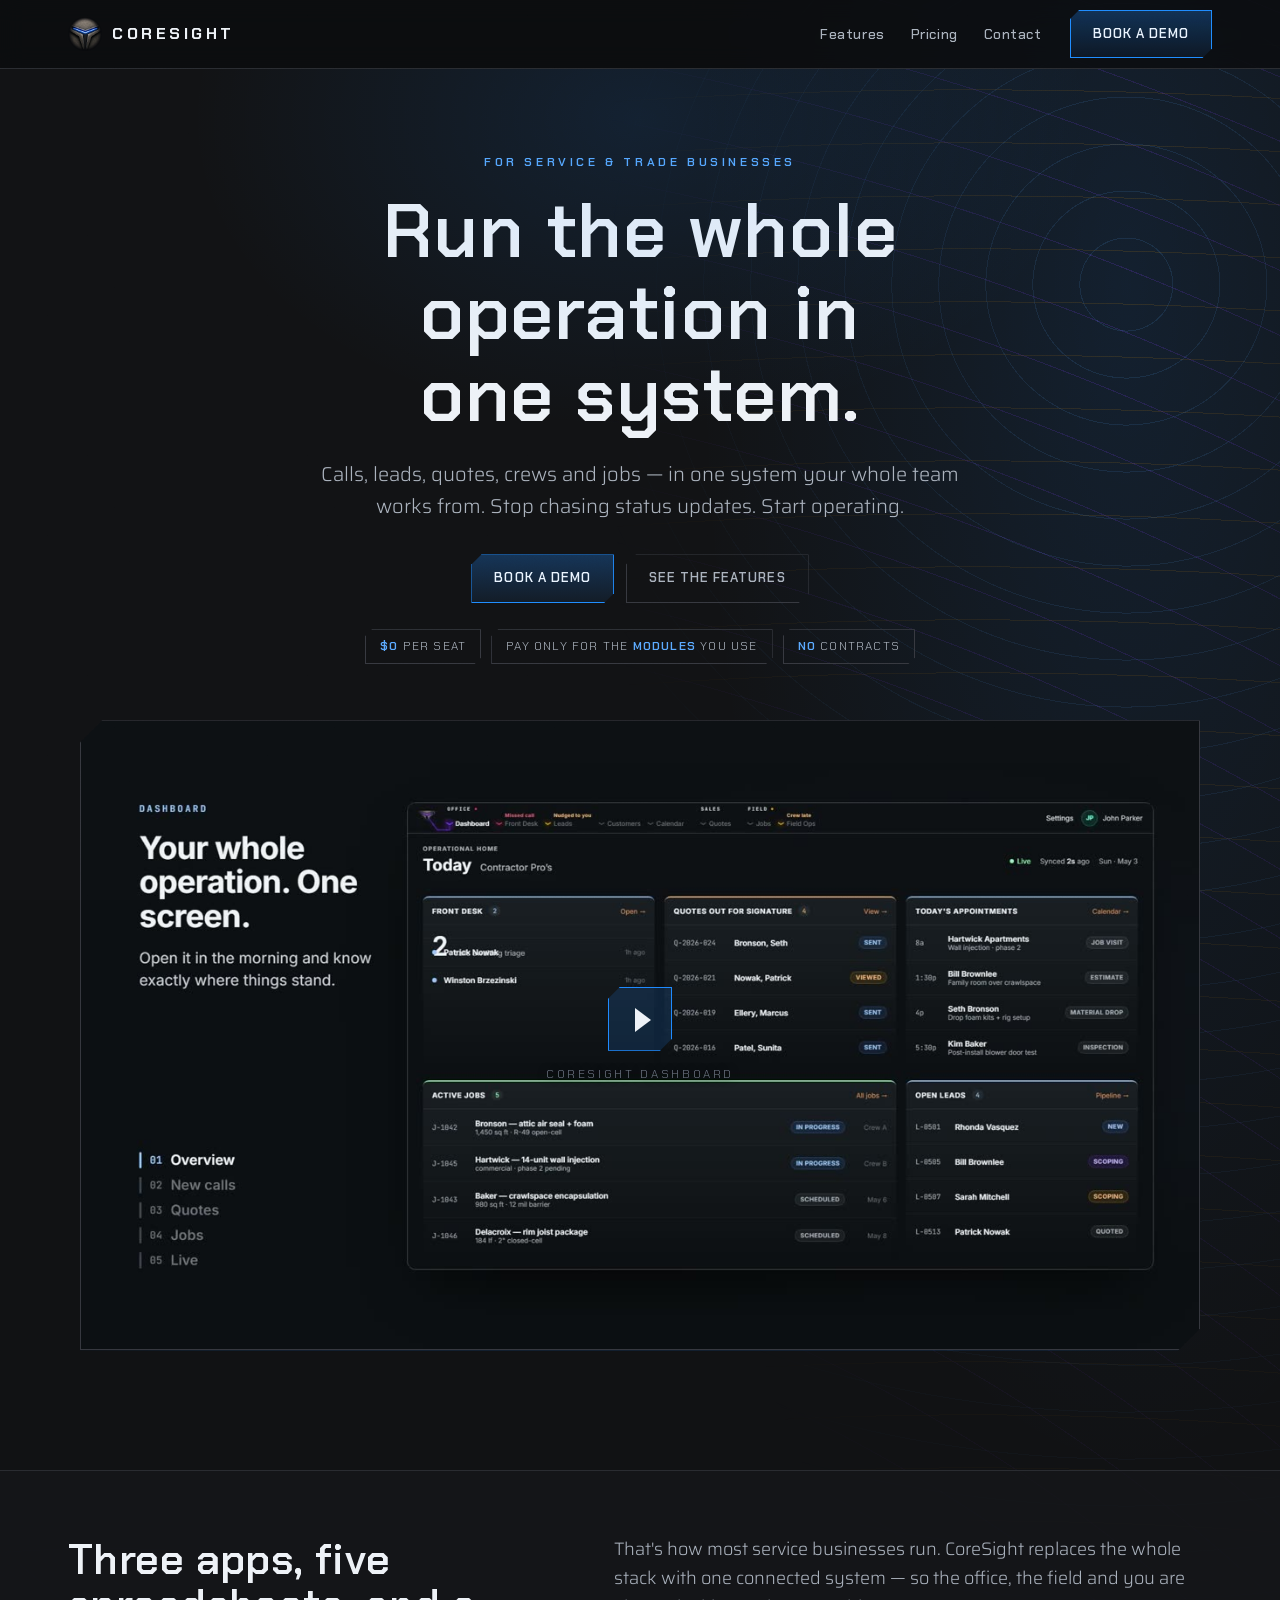
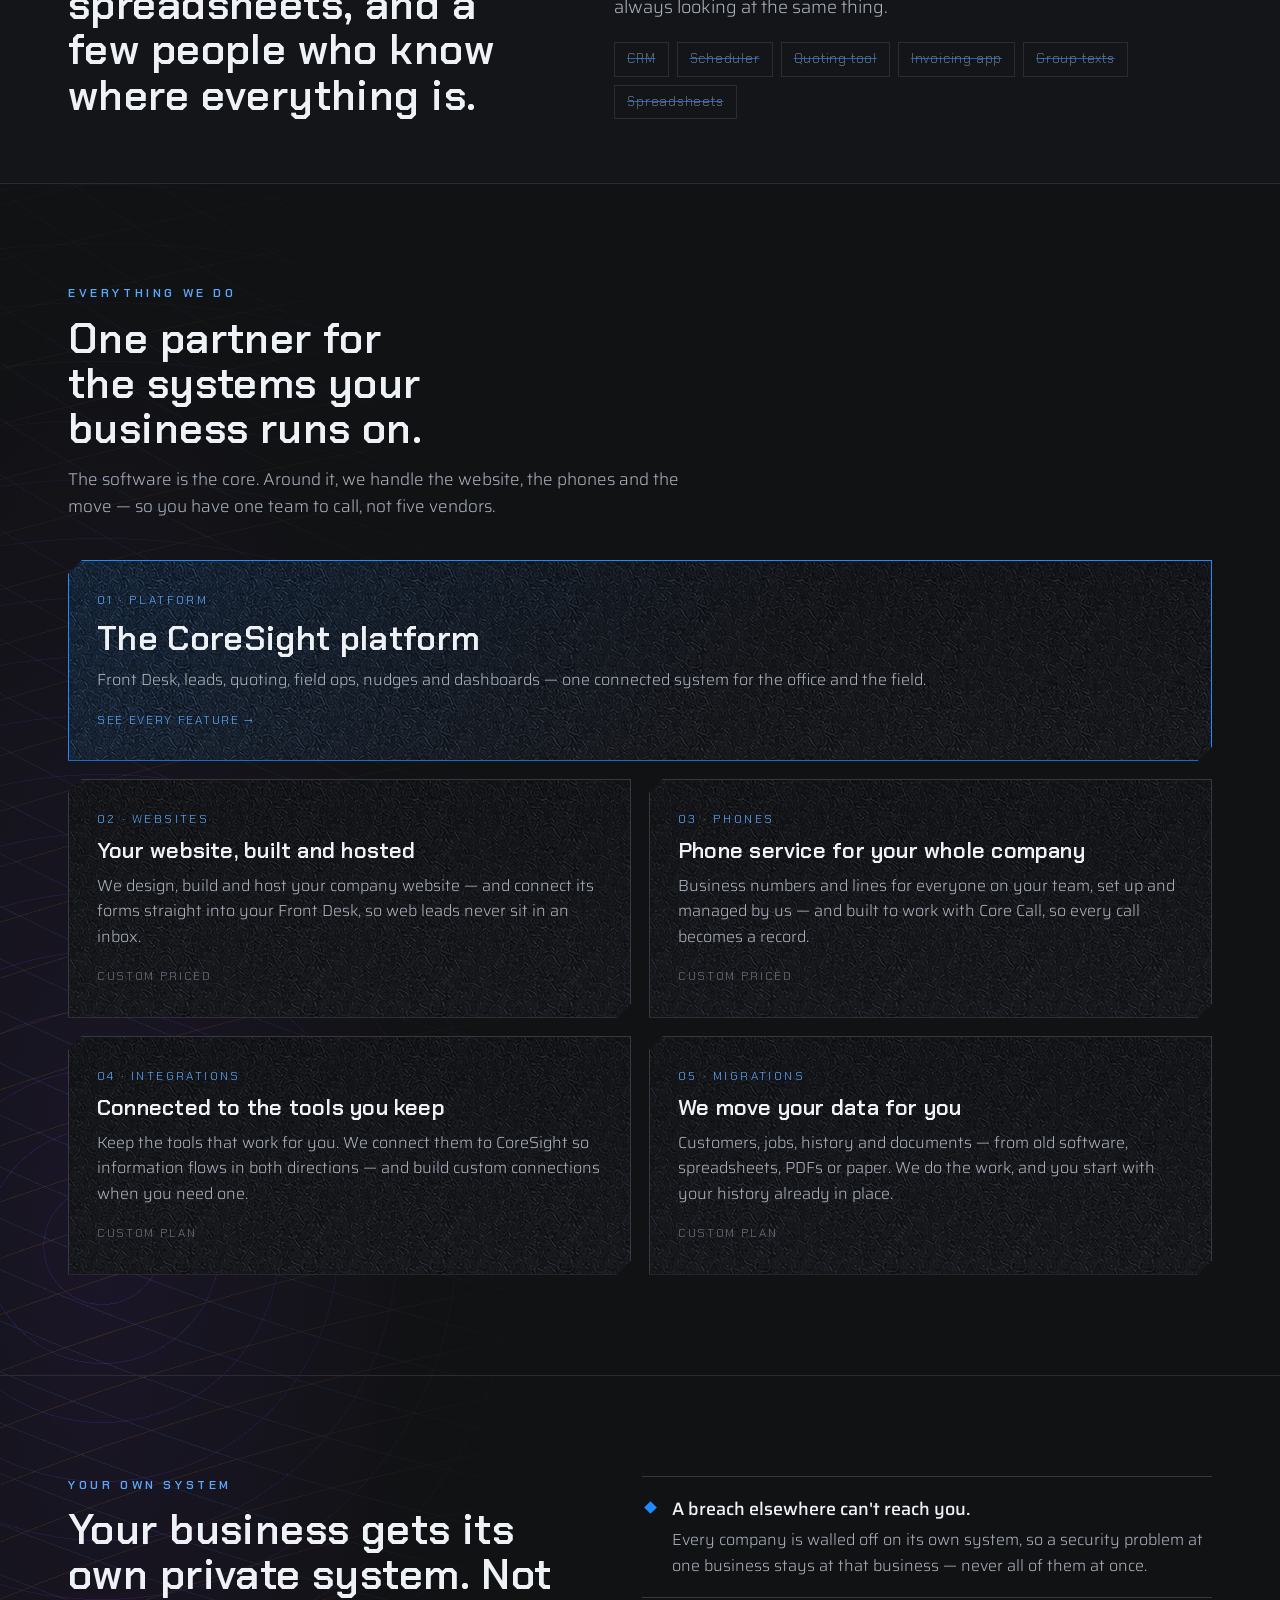
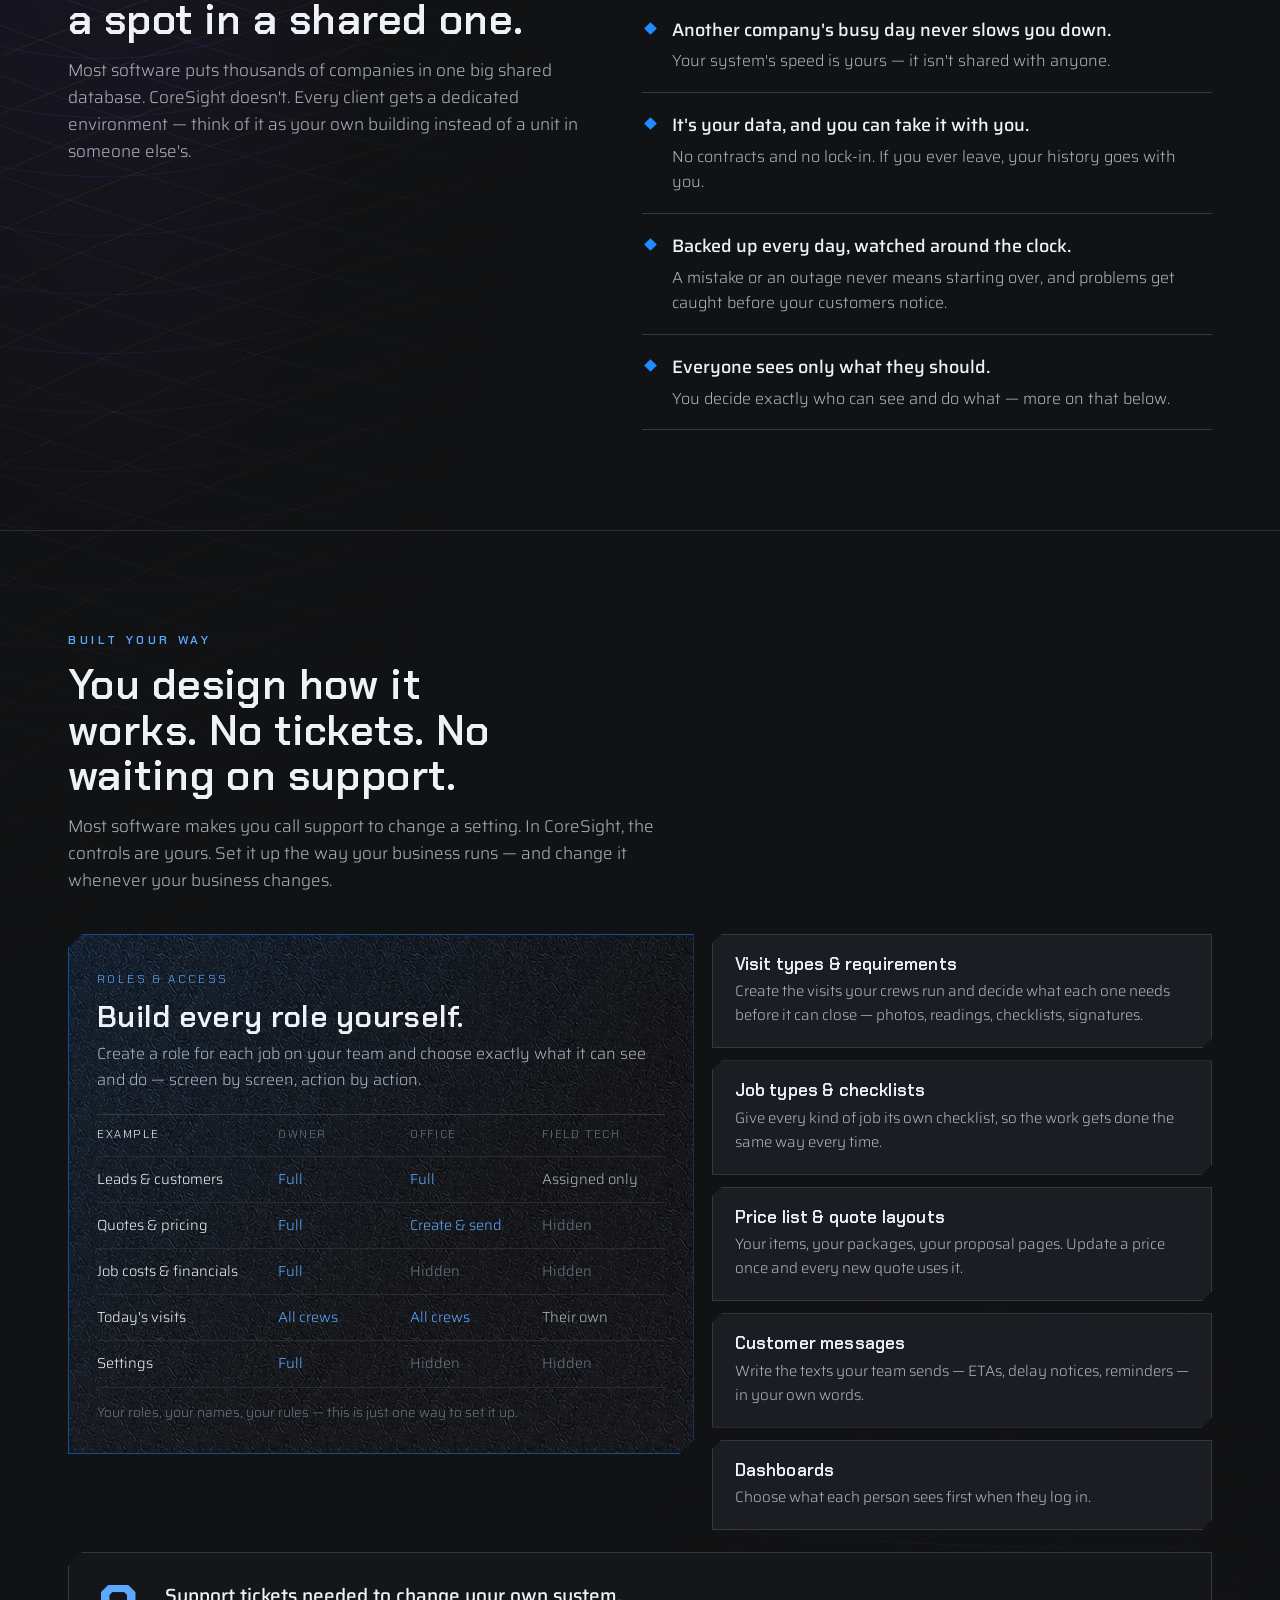
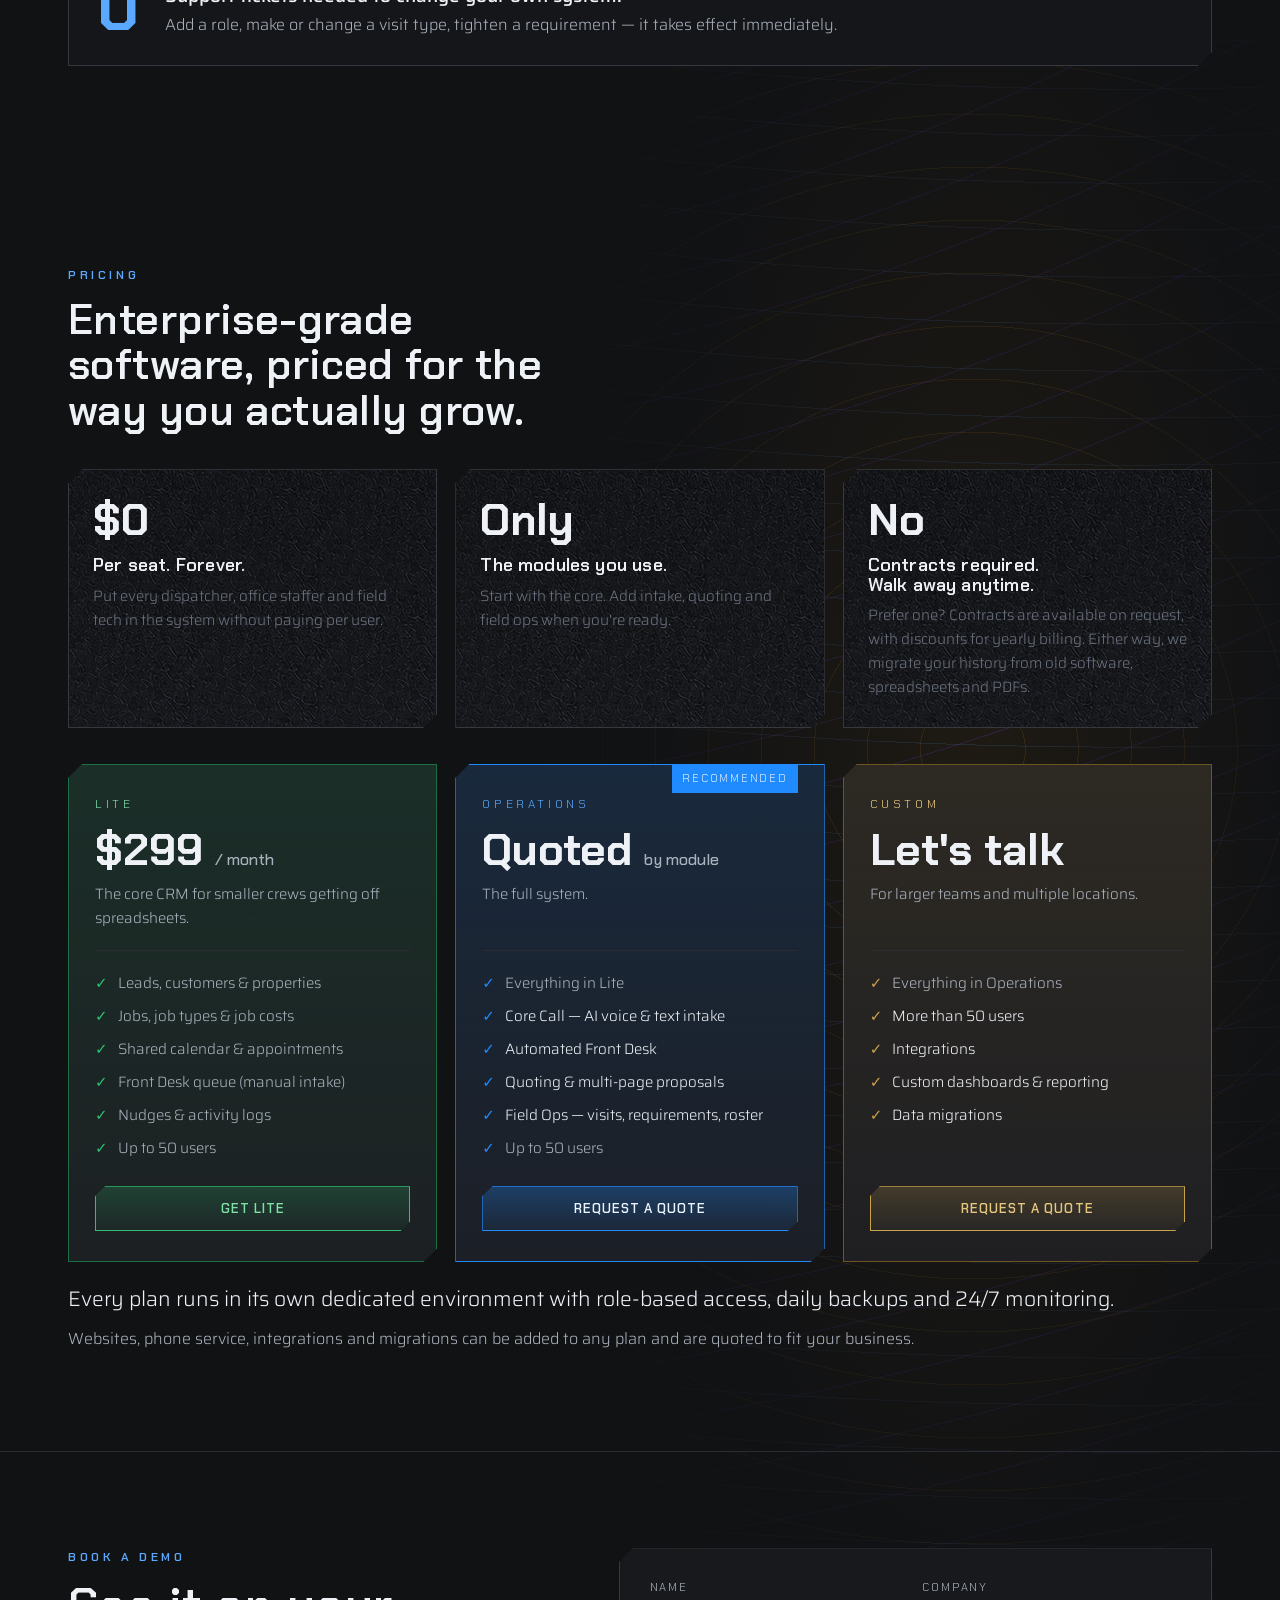
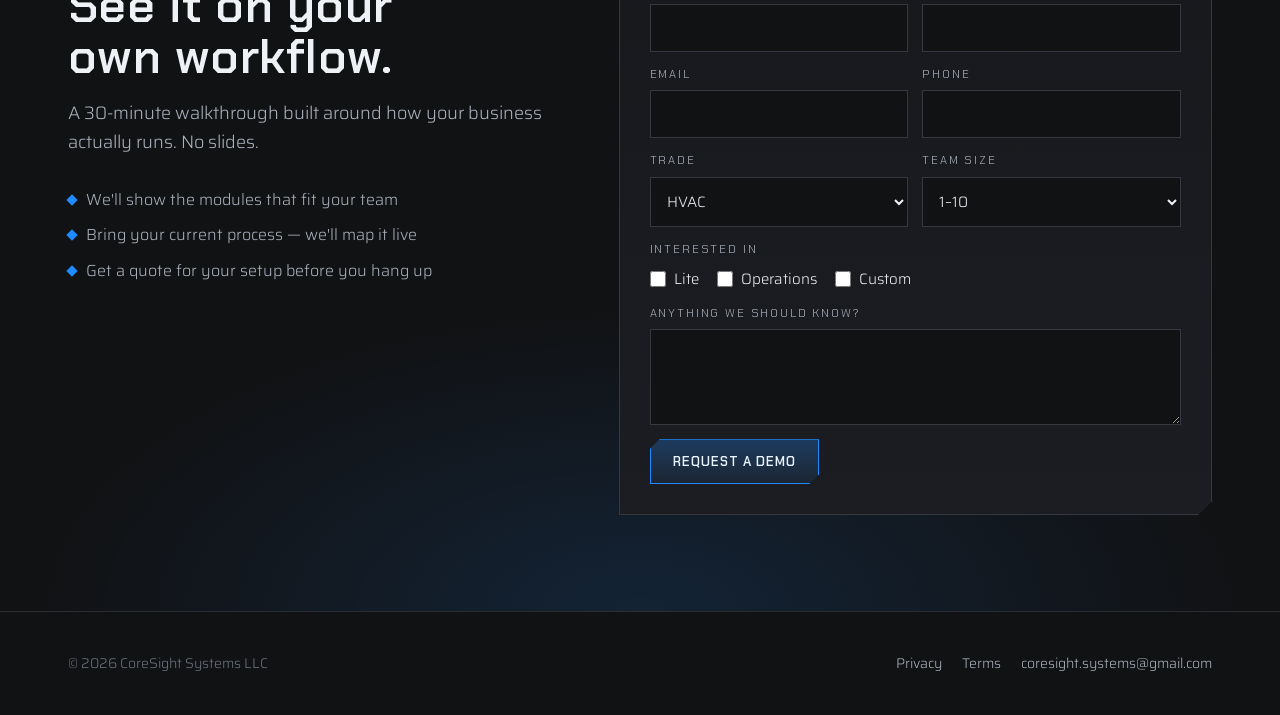
<file: index.html>
<!DOCTYPE html>
<html lang="en">
<head>
<meta charset="utf-8" />
<meta name="viewport" content="width=device-width, initial-scale=1" />
<title>CoreSight — Run the whole operation in one system</title>
<meta name="description" content="Calls, leads, quotes, crews and jobs in one system your whole team works from. $0 per seat, only the modules you use, no contracts required." />
<link rel="icon" type="image/png" href="assets/coresight_emblem.png" />
<link rel="canonical" href="https://coresight.systems/" />
<meta property="og:type" content="website" /><meta property="og:site_name" content="CoreSight" />
<meta property="og:title" content="CoreSight — Run the whole operation in one system" /><meta property="og:description" content="Calls, leads, quotes, crews and jobs in one system your whole team works from. $0 per seat, only the modules you use, no contracts required." />
<meta property="og:url" content="https://coresight.systems/" /><meta property="og:image" content="https://coresight.systems/assets/video/dashboard.jpg" />
<meta name="twitter:card" content="summary_large_image" />
<link rel="preconnect" href="https://fonts.googleapis.com" /><link rel="preconnect" href="https://fonts.gstatic.com" crossorigin />
<link rel="preload" as="style" href="https://fonts.googleapis.com/css2?family=Chakra+Petch:wght@500;600;700&family=Saira:wght@300;400;500;600&display=swap" onload="this.onload=null;this.rel='stylesheet'" /><noscript><link href="https://fonts.googleapis.com/css2?family=Chakra+Petch:wght@500;600;700&family=Saira:wght@300;400;500;600&display=swap" rel="stylesheet" /></noscript>
<link rel="preload" as="image" href="assets/video/dashboard.jpg" fetchpriority="high" />
<link rel="stylesheet" href="site.css?v=7" />
<link rel="stylesheet" href="bg-e.css?v=5" />
</head>
<body>
<div class="contours" aria-hidden="true"><i class="g1"></i><i class="g2"></i><i class="g3"></i><i class="r1"></i><i class="r2"></i><i class="r3"></i></div>
<header><div class="wrap nav">
<a class="brand" href="/"><img src="assets/coresight_emblem.png" alt="" />CORESIGHT</a>
<nav><a href="/features.html">Features</a><a href="#pricing">Pricing</a><a href="#demo">Contact</a><a class="btn" href="#demo">Book a demo</a></nav>
<a class="btn" href="#demo">Book a demo</a>
<button class="menu-btn" type="button" aria-label="Menu" aria-expanded="false"><span></span></button>
</div></header>
<main>
<section class="hero"><div class="wrap">
<div class="eyebrow">For service &amp; trade businesses</div>
<h1>Run the whole operation in one system.</h1>
<p class="lede">Calls, leads, quotes, crews and jobs — in one system your whole team works from. Stop chasing status updates. Start operating.</p>
<div class="cta"><a class="btn" href="#demo">Book a demo</a><a class="btn ghost" href="/features.html">See the features</a></div>
<div class="facts"><span><b>$0</b> per seat</span><span>Pay only for the <b>modules</b> you use</span><span><b>No</b> contracts</span></div>
<div class="screen vslot"><video muted playsinline preload="none" poster="assets/video/dashboard.jpg" aria-label="CoreSight dashboard video"><source src="assets/video/dashboard.mp4" type="video/mp4"></video></div>
</div></section>
<section class="stack"><div class="wrap">
<h2>Three apps, five spreadsheets, and a few people who know where everything is.</h2>
<div><p>That's how most service businesses run. CoreSight replaces the whole stack with one connected system — so the office, the field and you are always looking at the same thing.</p>
<div class="chips"><span>CRM</span><span>Scheduler</span><span>Quoting tool</span><span>Invoicing app</span><span>Group texts</span><span>Spreadsheets</span></div></div>
</div></section>
<section class="sec" id="offer"><div class="wrap">
<div class="eyebrow">Everything we do</div>
<h2>One partner for the systems your business runs on.</h2>
<p class="intro">The software is the core. Around it, we handle the website, the phones and the move — so you have one team to call, not five vendors.</p>
<div class="offer">
<a class="of main" href="/features.html"><span class="ofn">01 · Platform</span><h3>The CoreSight platform</h3><p>Front Desk, leads, quoting, field ops, nudges and dashboards — one connected system for the office and the field.</p><span class="oflink">See every feature →</span></a>
<div class="of"><span class="ofn">02 · Websites</span><h3>Your website, built and hosted</h3><p>We design, build and host your company website — and connect its forms straight into your Front Desk, so web leads never sit in an inbox.</p><span class="ofp">Custom priced</span></div>
<div class="of"><span class="ofn">03 · Phones</span><h3>Phone service for your whole company</h3><p>Business numbers and lines for everyone on your team, set up and managed by us — and built to work with Core Call, so every call becomes a record.</p><span class="ofp">Custom priced</span></div>
<div class="of"><span class="ofn">04 · Integrations</span><h3>Connected to the tools you keep</h3><p>Keep the tools that work for you. We connect them to CoreSight so information flows in both directions — and build custom connections when you need one.</p><span class="ofp">Custom plan</span></div>
<div class="of"><span class="ofn">05 · Migrations</span><h3>We move your data for you</h3><p>Customers, jobs, history and documents — from old software, spreadsheets, PDFs or paper. We do the work, and you start with your history already in place.</p><span class="ofp">Custom plan</span></div>
</div>
</div></section>
<section class="sec env" id="environment"><div class="wrap">
<div class="envgrid">
<div><div class="eyebrow">Your own system</div><h2>Your business gets its own private system. Not a spot in a shared one.</h2>
<p class="intro">Most software puts thousands of companies in one big shared database. CoreSight doesn't. Every client gets a dedicated environment — think of it as your own building instead of a unit in someone else's.</p></div>
<ul class="envlist">
<li><b>A breach elsewhere can't reach you.</b>Every company is walled off on its own system, so a security problem at one business stays at that business — never all of them at once.</li>
<li><b>Another company's busy day never slows you down.</b>Your system's speed is yours — it isn't shared with anyone.</li>
<li><b>It's your data, and you can take it with you.</b>No contracts and no lock-in. If you ever leave, your history goes with you.</li>
<li><b>Backed up every day, watched around the clock.</b>A mistake or an outage never means starting over, and problems get caught before your customers notice.</li>
<li><b>Everyone sees only what they should.</b>You decide exactly who can see and do what — more on that below.</li>
</ul>
</div>
</div></section>
<section class="sec" id="yours"><div class="wrap">
<div class="eyebrow">Built your way</div>
<h2>You design how it works. No tickets. No waiting on support.</h2>
<p class="intro">Most software makes you call support to change a setting. In CoreSight, the controls are yours. Set it up the way your business runs — and change it whenever your business changes.</p>
<div class="roles">
<div class="rolecard">
<div class="rc-head"><span class="ofn">Roles &amp; access</span><h3>Build every role yourself.</h3><p>Create a role for each job on your team and choose exactly what it can see and do — screen by screen, action by action.</p></div>
<div class="rc-table" role="table" aria-label="Example roles">
<div class="rc-row hd" role="row"><span role="columnheader">Example</span><span role="columnheader">Owner</span><span role="columnheader">Office</span><span role="columnheader">Field tech</span></div>
<div class="rc-row" role="row"><span role="cell">Leads &amp; customers</span><span class="y" role="cell">Full</span><span class="y" role="cell">Full</span><span class="p" role="cell">Assigned only</span></div>
<div class="rc-row" role="row"><span role="cell">Quotes &amp; pricing</span><span class="y" role="cell">Full</span><span class="y" role="cell">Create &amp; send</span><span class="n" role="cell">Hidden</span></div>
<div class="rc-row" role="row"><span role="cell">Job costs &amp; financials</span><span class="y" role="cell">Full</span><span class="n" role="cell">Hidden</span><span class="n" role="cell">Hidden</span></div>
<div class="rc-row" role="row"><span role="cell">Today's visits</span><span class="y" role="cell">All crews</span><span class="y" role="cell">All crews</span><span class="p" role="cell">Their own</span></div>
<div class="rc-row" role="row"><span role="cell">Settings</span><span class="y" role="cell">Full</span><span class="n" role="cell">Hidden</span><span class="n" role="cell">Hidden</span></div>
</div>
<p class="rc-note">Your roles, your names, your rules — this is just one way to set it up.</p>
</div>
<div class="tunes">
<div class="tune"><h3>Visit types &amp; requirements</h3><p>Create the visits your crews run and decide what each one needs before it can close — photos, readings, checklists, signatures.</p></div>
<div class="tune"><h3>Job types &amp; checklists</h3><p>Give every kind of job its own checklist, so the work gets done the same way every time.</p></div>
<div class="tune"><h3>Price list &amp; quote layouts</h3><p>Your items, your packages, your proposal pages. Update a price once and every new quote uses it.</p></div>
<div class="tune"><h3>Customer messages</h3><p>Write the texts your team sends — ETAs, delay notices, reminders — in your own words.</p></div>
<div class="tune"><h3>Dashboards</h3><p>Choose what each person sees first when they log in.</p></div>
</div>
</div>
<div class="nofix"><span class="nf-big">0</span><p><b>Support tickets needed to change your own system.</b>Add a role, make or change a visit type, tighten a requirement — it takes effect immediately.</p></div>
</div></section>
<section class="switch" id="pricing"><div class="wrap">
<div class="eyebrow">Pricing</div>
<h2 style="font-size:clamp(28px,3.6vw,42px);margin-top:12px;max-width:22ch">Enterprise-grade software, priced for the way you actually grow.</h2>
<div class="grid">
<div class="card"><div class="big">$0</div><h3>Per seat. Forever.</h3><p>Put every dispatcher, office staffer and field tech in the system without paying per user.</p></div>
<div class="card"><div class="big">Only</div><h3>The modules you use.</h3><p>Start with the core. Add intake, quoting and field ops when you're ready.</p></div>
<div class="card"><div class="big">No</div><h3>Contracts required. Walk away anytime.</h3><p>Prefer one? Contracts are available on request, with discounts for yearly billing. Either way, we migrate your history from old software, spreadsheets and PDFs.</p></div>
</div>
<div class="plans">
<div class="pl lite"><div class="tier">Lite</div><div class="amt">$299 <small>/ month</small></div><p class="sub">The core CRM for smaller crews getting off spreadsheets.</p>
<ul><li>Leads, customers &amp; properties</li><li>Jobs, job types &amp; job costs</li><li>Shared calendar &amp; appointments</li><li>Front Desk queue (manual intake)</li><li>Nudges &amp; activity logs</li><li>Up to 50 users</li></ul>
<button class="btn green" type="button" data-open="dlg-lite">Get Lite</button></div>
<div class="pl ops"><span class="flag">Recommended</span><div class="tier">Operations</div><div class="amt">Quoted <small>by module</small></div><p class="sub">The full system.</p>
<ul><li>Everything in Lite</li><li class="plus">Core Call — AI voice &amp; text intake</li><li class="plus">Automated Front Desk</li><li class="plus">Quoting &amp; multi-page proposals</li><li class="plus">Field Ops — visits, requirements, roster</li><li>Up to 50 users</li></ul>
<button class="btn" type="button" data-open="dlg-quote" data-plan="Operations">Request a quote</button></div>
<div class="pl custom"><div class="tier">Custom</div><div class="amt">Let's talk</div><p class="sub">For larger teams and multiple locations.</p>
<ul><li>Everything in Operations</li><li class="plus">More than 50 users</li><li class="plus">Integrations</li><li class="plus">Custom dashboards &amp; reporting</li><li class="plus">Data migrations</li></ul>
<button class="btn brass" type="button" data-open="dlg-quote" data-plan="Custom">Request a quote</button></div>
</div>
<p class="pnote">Every plan runs in its own dedicated environment with role-based access, daily backups and 24/7 monitoring.</p><p class="pnote2">Websites, phone service, integrations and migrations can be added to any plan and are quoted to fit your business.</p>
</div></section>
<section class="final" id="demo"><div class="wrap demo">
<div><div class="eyebrow">Book a demo</div><h2 style="margin-top:12px">See it on your own workflow.</h2><p class="intro">A 30-minute walkthrough built around how your business actually runs. No slides.</p>
<ul><li>We'll show the modules that fit your team</li><li>Bring your current process — we'll map it live</li><li>Get a quote for your setup before you hang up</li></ul></div>
<form class="req" action="https://formsubmit.co/anthony@coresight.systems" method="POST">
<input type="hidden" name="_subject" value="CoreSight — DEMO request" /><input type="hidden" name="_template" value="table" /><input type="hidden" name="_captcha" value="false" /><input type="hidden" name="_next" value="https://coresight.systems/thanks.html" /><input type="text" name="_honey" style="display:none" tabindex="-1" autocomplete="off" />
<label>Name<input name="name" required autocomplete="name" /></label>
<label>Company<input name="company" required autocomplete="organization" /></label>
<label>Email<input type="email" name="email" required autocomplete="email" /></label>
<label>Phone<input type="tel" name="phone" autocomplete="tel" /></label>
<label>Trade<select name="trade"><option>HVAC</option><option>Roofing</option><option>Plumbing</option><option>Insulation</option><option>Electrical</option><option>Other service business</option></select></label>
<label>Team size<select name="team_size"><option>1–10</option><option>11–25</option><option>26–50</option><option>50+</option></select></label>
<fieldset class="full"><legend>Interested in</legend><label><input type="checkbox" name="interest" value="Lite" />Lite</label><label><input type="checkbox" name="interest" value="Operations" />Operations</label><label><input type="checkbox" name="interest" value="Custom" />Custom</label></fieldset>
<label class="full">Anything we should know?<textarea name="message" rows="3"></textarea></label>
<button class="btn full" type="submit">Request a demo</button>
</form>
</div></section>
<script>document.querySelectorAll('[data-plan]').forEach(function(a){a.addEventListener('click',function(){var b=document.querySelector('form.req input[value="'+a.dataset.plan+'"]');if(b)b.checked=true;});});</script>
</main>
<footer><div class="wrap"><span>© 2026 CoreSight Systems LLC</span><nav><a href="privacy.html">Privacy</a><a href="terms.html">Terms</a><a href="mailto:coresight.systems@gmail.com">coresight.systems@gmail.com</a></nav></div></footer>
<dialog class="cs-dlg" id="dlg-lite"><div class="dlg-in"><button class="dlg-x" type="button" aria-label="Close" data-close>×</button>
<div class="eyebrow" style="color:var(--green-soft)">Lite · $299 / month</div><h2 style="margin-top:10px">Get started with Lite.</h2><p class="intro">Leave your details and we'll reach out to get you set up.</p>
<form class="req" action="https://formsubmit.co/anthony@coresight.systems" method="POST"><input type="hidden" name="_subject" value="CoreSight — LITE plan signup" /><input type="hidden" name="_template" value="table" /><input type="hidden" name="_captcha" value="false" /><input type="hidden" name="_next" value="https://coresight.systems/thanks.html" /><input type="text" name="_honey" style="display:none" tabindex="-1" autocomplete="off" /><input type="hidden" name="plan" value="Lite" />
<label>Name<input name="name" required autocomplete="name" /></label><label>Company<input name="company" required autocomplete="organization" /></label>
<label>Email<input type="email" name="email" required autocomplete="email" /></label><label>Phone<input type="tel" name="phone" required autocomplete="tel" /></label>
<button class="btn green full" type="submit">Send</button></form></div></dialog>
<dialog class="cs-dlg" id="dlg-quote"><div class="dlg-in"><button class="dlg-x" type="button" aria-label="Close" data-close>×</button>
<div class="eyebrow">Request a quote</div><h2 style="margin-top:10px">Tell us about your operation.</h2><p class="intro">We'll put together pricing for the modules you need — no demo required.</p>
<form class="req" action="https://formsubmit.co/anthony@coresight.systems" method="POST"><input type="hidden" name="_subject" id="quoteSubject" value="CoreSight — OPERATIONS quote request" /><input type="hidden" name="_template" value="table" /><input type="hidden" name="_captcha" value="false" /><input type="hidden" name="_next" value="https://coresight.systems/thanks.html" /><input type="text" name="_honey" style="display:none" tabindex="-1" autocomplete="off" />
<label>Name<input name="name" required autocomplete="name" /></label><label>Company<input name="company" required autocomplete="organization" /></label>
<label>Email<input type="email" name="email" required autocomplete="email" /></label><label>Phone<input type="tel" name="phone" autocomplete="tel" /></label>
<label>Plan<select name="plan" id="quotePlan"><option>Operations</option><option>Custom</option><option>Not sure yet</option></select></label>
<label>Trade<select name="trade"><option>HVAC</option><option>Roofing</option><option>Plumbing</option><option>Insulation</option><option>Electrical</option><option>Other service business</option></select></label>
<label>Users who need access<select name="users"><option>1–10</option><option>11–25</option><option>26–50</option><option>51–100</option><option>100+</option></select></label>
<label>Locations<select name="locations"><option>1</option><option>2–3</option><option>4+</option></select></label>
<fieldset class="full"><legend>What you're interested in</legend><label><input type="checkbox" name="modules" value="Core Call AI voice & text intake" />Core Call — AI voice &amp; text intake</label><label><input type="checkbox" name="modules" value="Automated Front Desk" />Automated Front Desk</label><label><input type="checkbox" name="modules" value="Quoting & proposals" />Quoting &amp; proposals</label><label><input type="checkbox" name="modules" value="Field Ops" />Field Ops</label><label><input type="checkbox" name="modules" value="Integrations" />Integrations</label><label><input type="checkbox" name="modules" value="Data migration" />Data migration</label><label><input type="checkbox" name="modules" value="Website" />Website (build &amp; hosting)</label><label><input type="checkbox" name="modules" value="Phone service" />Phone service</label></fieldset>
<label>Inbound calls per week<select name="call_volume"><option>Under 50</option><option>50–200</option><option>200–500</option><option>500+</option></select></label>
<label>Hoping to start<select name="timeline"><option>As soon as possible</option><option>Within 1–3 months</option><option>3+ months</option><option>Just exploring</option></select></label>
<label class="full">What are you using today?<input name="current_software" placeholder="e.g. Jobber + spreadsheets" /></label>
<label class="full">Anything else we should know?<textarea name="message" rows="3"></textarea></label>
<button class="btn full" type="submit">Request a quote</button></form></div></dialog>
<script>
document.querySelectorAll('[data-open]').forEach(function(b){b.addEventListener('click',function(){var d=document.getElementById(b.dataset.open);if(b.dataset.plan){var s=document.getElementById('quotePlan');if(s)s.value=b.dataset.plan;syncSubj();}d.showModal();});});
function syncSubj(){var s=document.getElementById('quotePlan'),j=document.getElementById('quoteSubject');if(s&&j)j.value='CoreSight — '+(s.value==='Not sure yet'?'QUOTE (plan undecided)':s.value.toUpperCase()+' quote request');}
var qp=document.getElementById('quotePlan');if(qp)qp.addEventListener('change',syncSubj);
document.querySelectorAll('dialog.cs-dlg').forEach(function(d){d.addEventListener('click',function(e){if(e.target===d||e.target.hasAttribute('data-close'))d.close();});});
</script>
<script src="embed.js?v=3"></script>
<script>(function(){var hd=document.querySelector('header'),b=hd&&hd.querySelector('.menu-btn');if(!b)return;b.addEventListener('click',function(){var o=hd.classList.toggle('open');b.setAttribute('aria-expanded',o)});hd.querySelectorAll('.nav nav a').forEach(function(a){a.addEventListener('click',function(){hd.classList.remove('open');b.setAttribute('aria-expanded','false')})})})();</script>
</body>
</html>
</file>
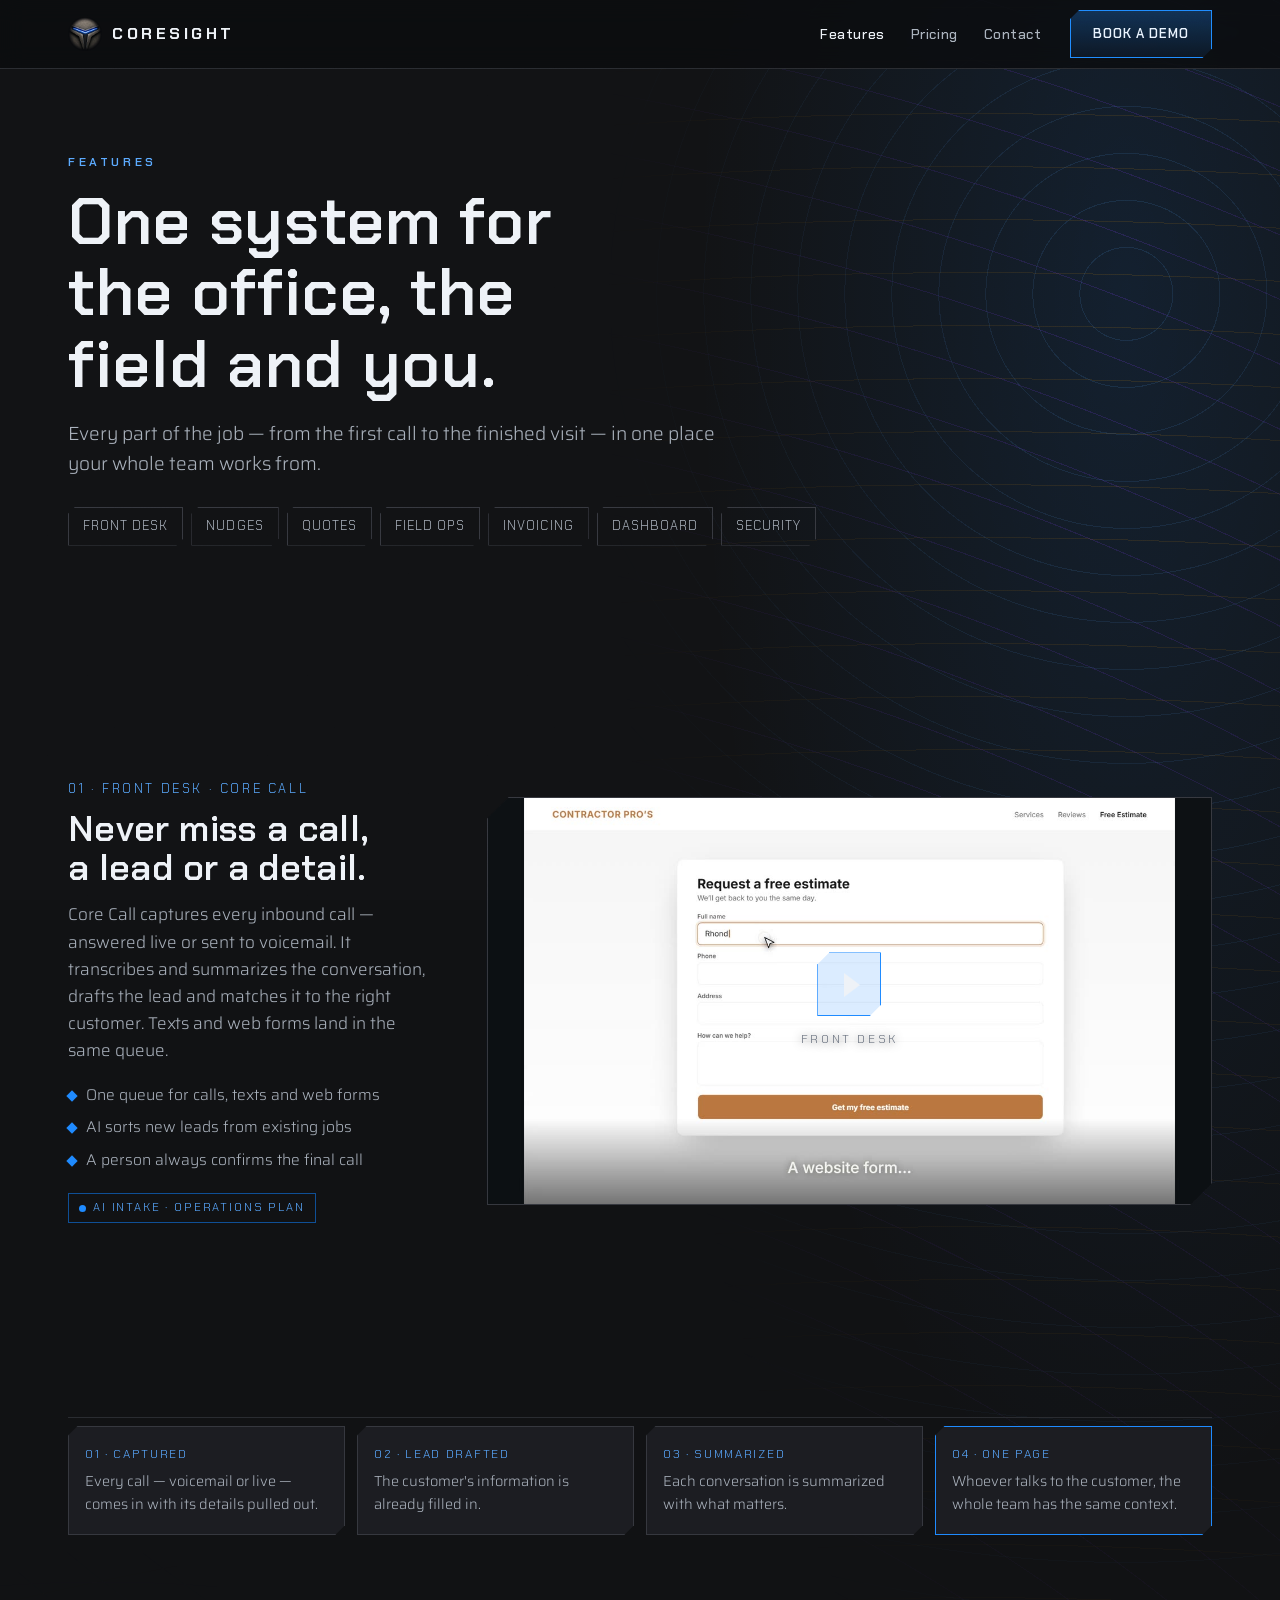
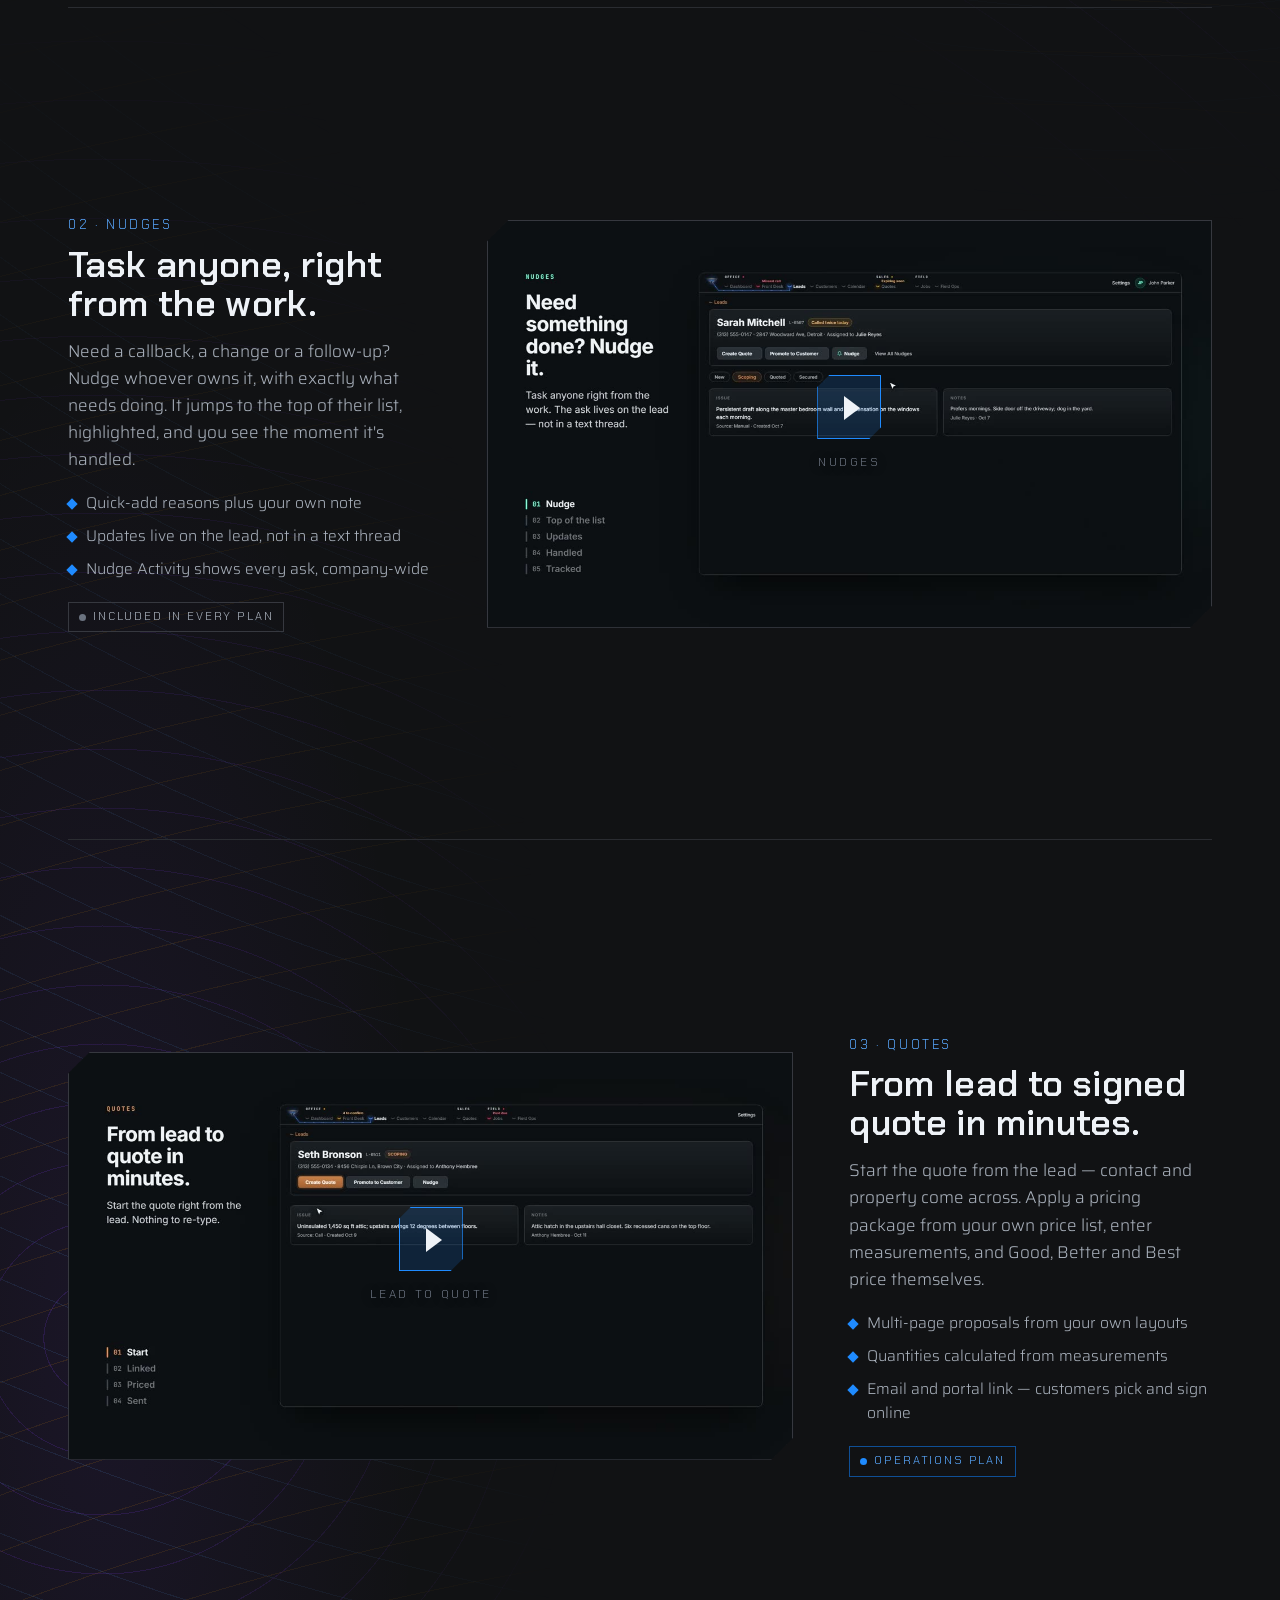
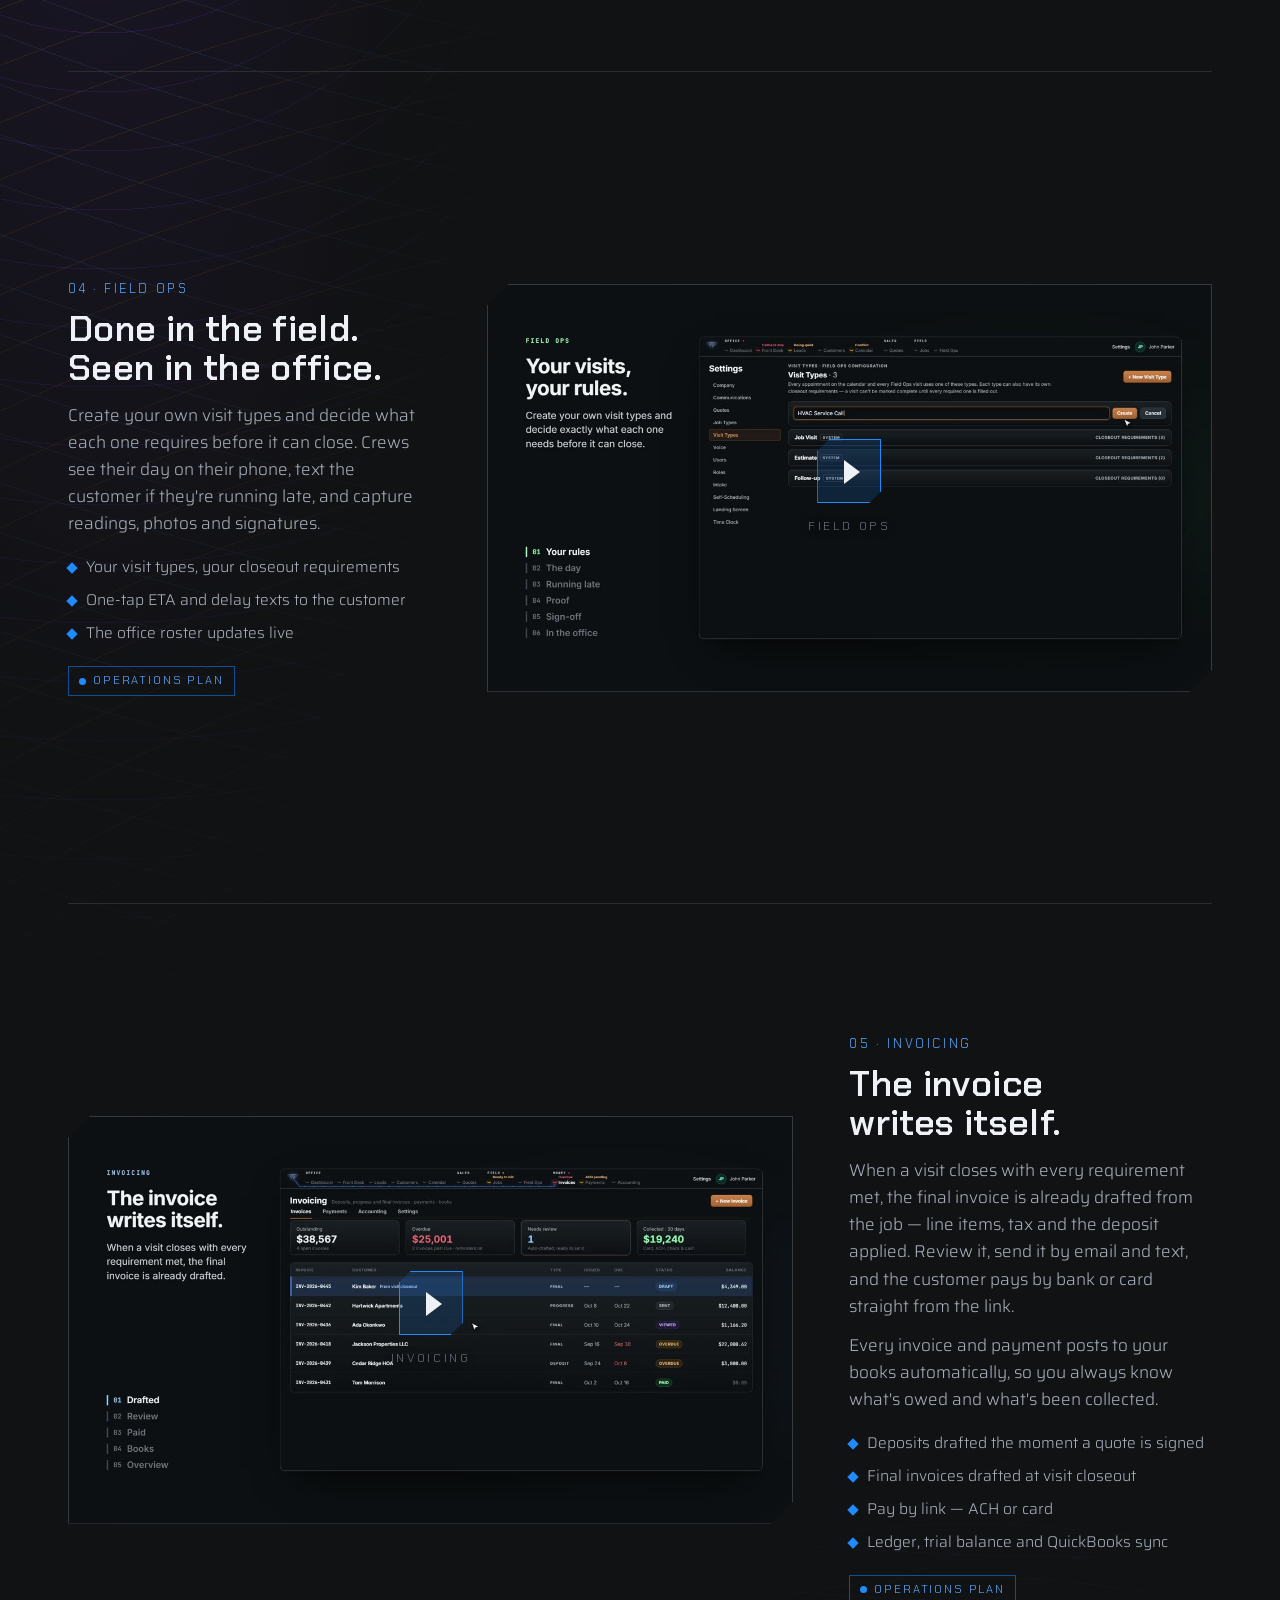
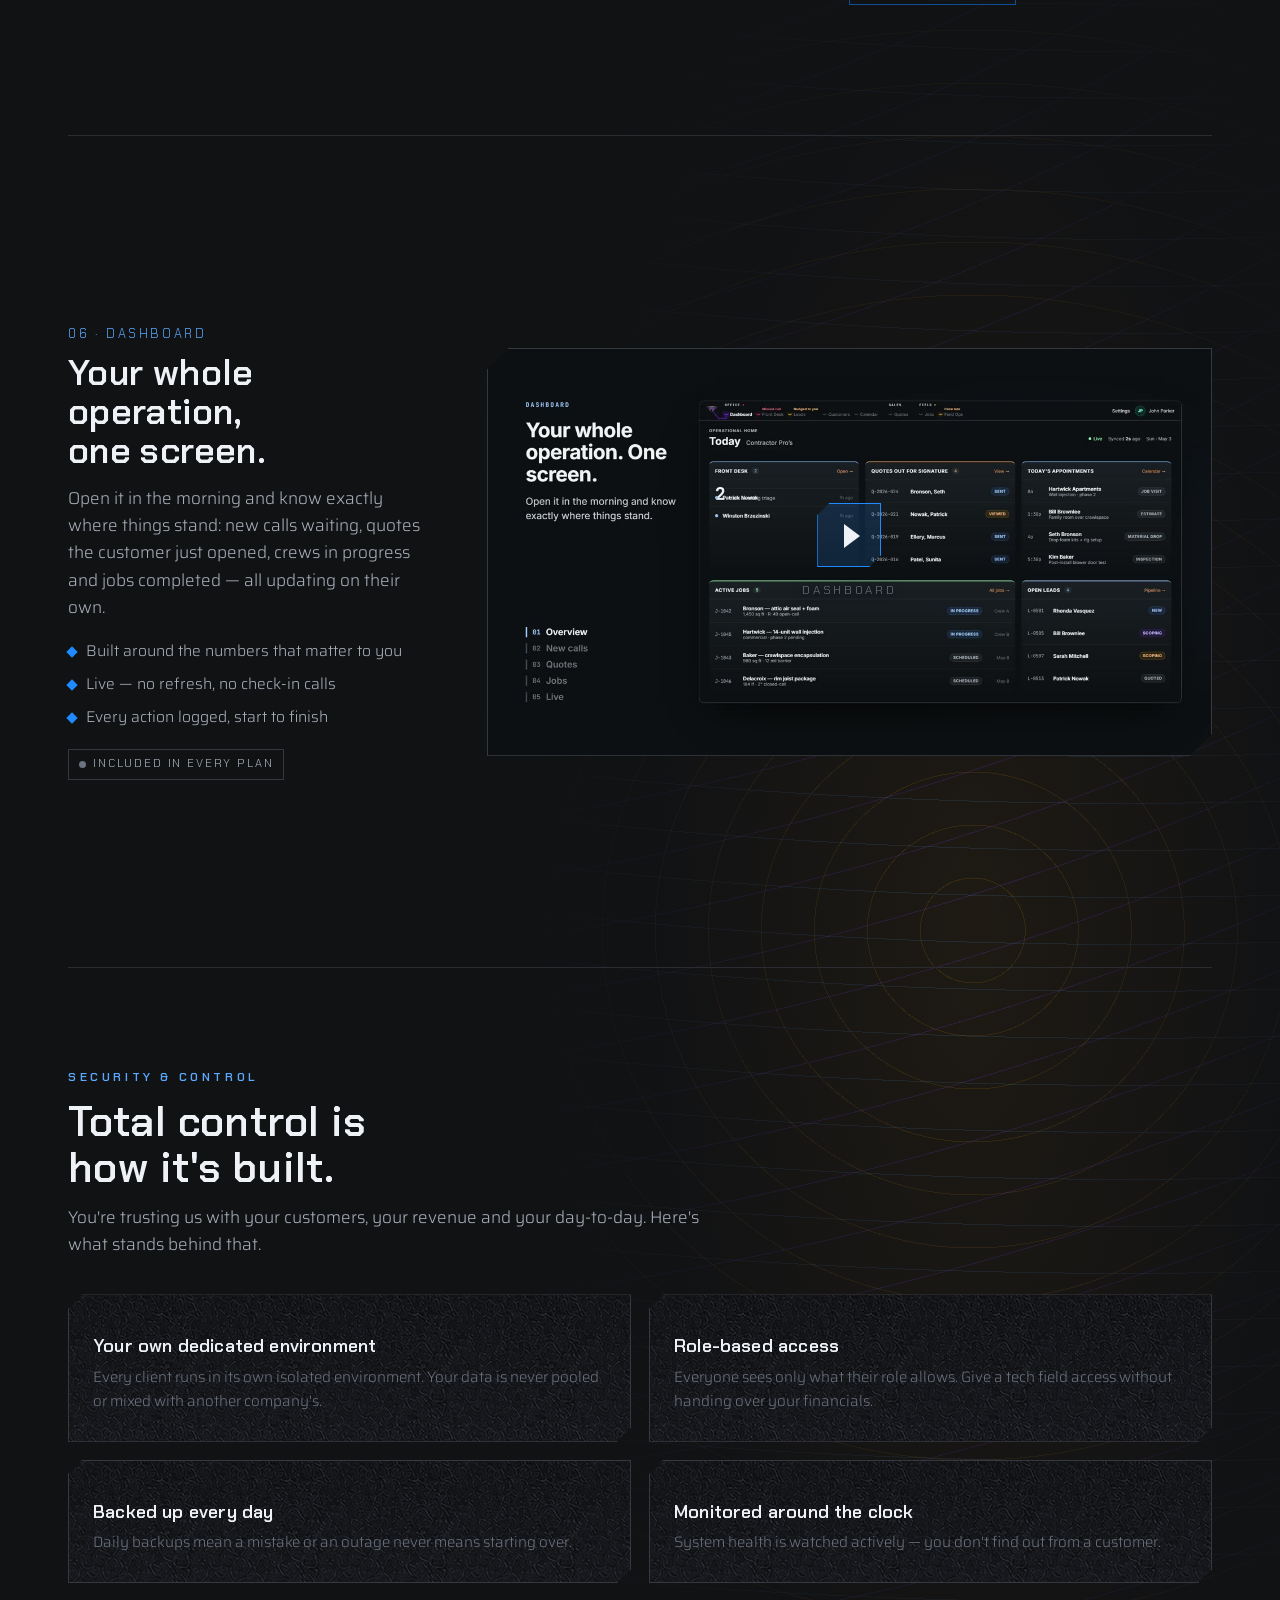
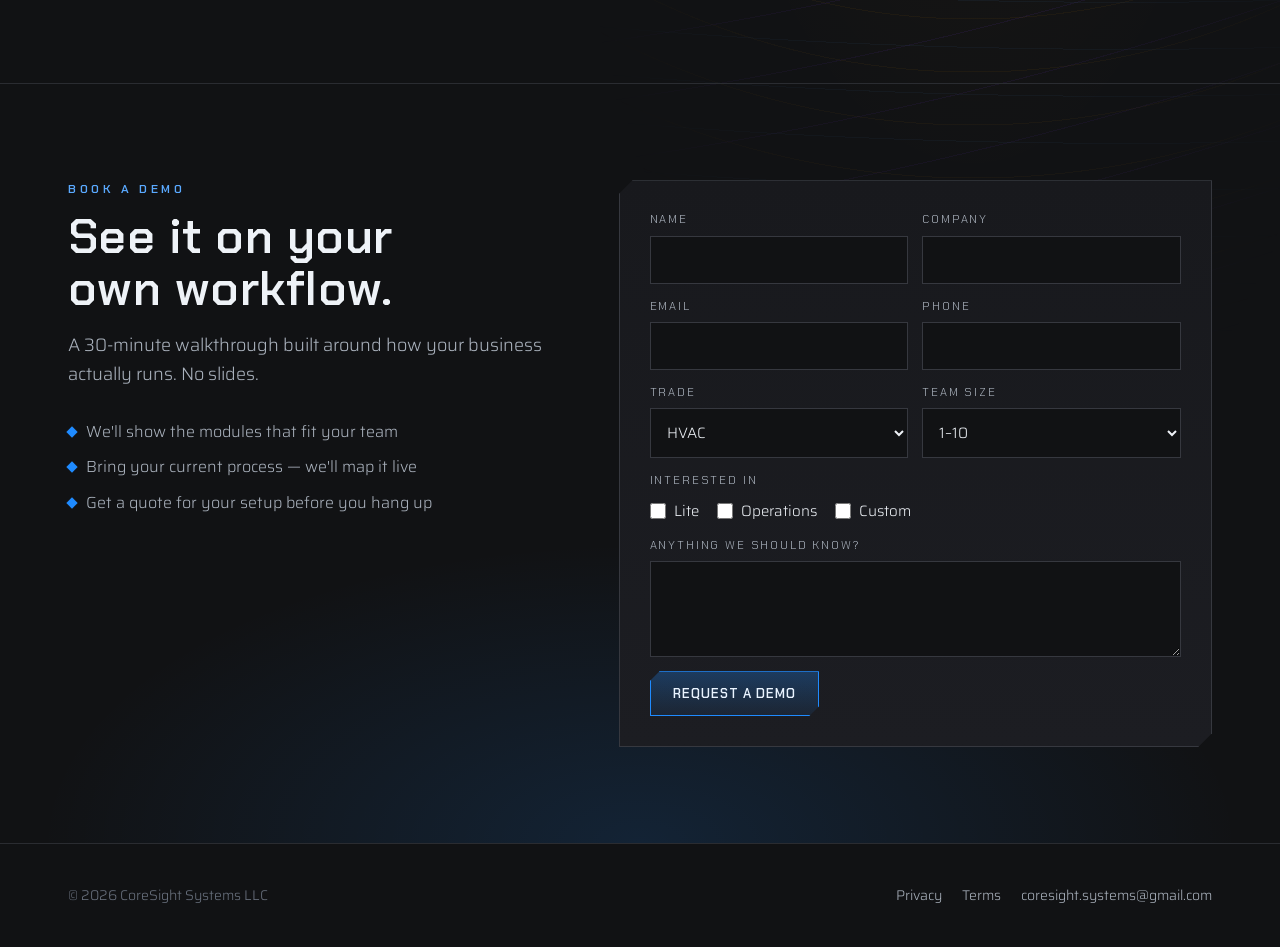
<file: features.html>
<!DOCTYPE html>
<html lang="en">
<head>
<meta charset="utf-8" />
<meta name="viewport" content="width=device-width, initial-scale=1" />
<title>CoreSight — Features</title>
<meta name="description" content="Front Desk, Nudges, Quotes, Field Ops, Invoicing and Dashboard: every part of the job, from the first call to the finished visit, in one system." />
<link rel="icon" type="image/png" href="assets/coresight_emblem.png" />
<link rel="canonical" href="https://coresight.systems/features.html" />
<meta property="og:type" content="website" /><meta property="og:site_name" content="CoreSight" />
<meta property="og:title" content="CoreSight — Features" /><meta property="og:description" content="Front Desk, Nudges, Quotes, Field Ops, Invoicing and Dashboard: every part of the job, from the first call to the finished visit, in one system." />
<meta property="og:url" content="https://coresight.systems/features.html" /><meta property="og:image" content="https://coresight.systems/assets/video/dashboard.jpg" />
<meta name="twitter:card" content="summary_large_image" />
<link rel="preconnect" href="https://fonts.googleapis.com" /><link rel="preconnect" href="https://fonts.gstatic.com" crossorigin />
<link rel="preload" as="style" href="https://fonts.googleapis.com/css2?family=Chakra+Petch:wght@500;600;700&family=Saira:wght@300;400;500;600&display=swap" onload="this.onload=null;this.rel='stylesheet'" /><noscript><link href="https://fonts.googleapis.com/css2?family=Chakra+Petch:wght@500;600;700&family=Saira:wght@300;400;500;600&display=swap" rel="stylesheet" /></noscript>
<link rel="stylesheet" href="site.css?v=7" />
<link rel="stylesheet" href="bg-e.css?v=5" />
</head>
<body>
<div class="contours" aria-hidden="true"><i class="g1"></i><i class="g2"></i><i class="g3"></i><i class="r1"></i><i class="r2"></i><i class="r3"></i></div>
<header><div class="wrap nav">
<a class="brand" href="/"><img src="assets/coresight_emblem.png" alt="" />CORESIGHT</a>
<nav><a href="/features.html" class="on" aria-current="page">Features</a><a href="/#pricing">Pricing</a><a href="#demo">Contact</a><a class="btn" href="#demo">Book a demo</a></nav>
<a class="btn" href="#demo">Book a demo</a>
<button class="menu-btn" type="button" aria-label="Menu" aria-expanded="false"><span></span></button>
</div></header>
<main>
<section class="page-hero"><div class="wrap">
<div class="eyebrow">Features</div>
<h1>One system for the office, the field and you.</h1>
<p>Every part of the job — from the first call to the finished visit — in one place your whole team works from.</p>
<div class="toc"><a href="#frontdesk">Front Desk</a><a href="#nudges">Nudges</a><a href="#quotes">Quotes</a><a href="#fieldops">Field Ops</a><a href="#invoicing">Invoicing</a><a href="#dashboard">Dashboard</a><a href="#security">Security</a></div>
</div></section>
<section class="feat" style="padding-top:20px"><div class="wrap">
<div class="row" id="frontdesk"><div class="copy"><div class="num">01 · Front Desk · Core Call</div><h3>Never miss a call, a lead or a detail.</h3><p>Core Call captures every inbound call — answered live or sent to voicemail. It transcribes and summarizes the conversation, drafts the lead and matches it to the right customer. Texts and web forms land in the same queue.</p><ul><li>One queue for calls, texts and web forms</li><li>AI sorts new leads from existing jobs</li><li>A person always confirms the final call</li></ul><span class="ptag ops">AI intake · Operations plan</span></div><div class="screen vslot"><video muted playsinline preload="none" poster="assets/video/front-desk.jpg" aria-label="Front Desk video"><source src="assets/video/front-desk.mp4" type="video/mp4"></video></div></div>
<div class="pipe" style="padding-top:8px">
<div class="node"><div class="nt">01 · Captured</div><p>Every call — voicemail or live — comes in with its details pulled out.</p></div>
<div class="node"><div class="nt">02 · Lead drafted</div><p>The customer's information is already filled in.</p></div>
<div class="node"><div class="nt">03 · Summarized</div><p>Each conversation is summarized with what matters.</p></div>
<div class="node glow"><div class="nt">04 · One page</div><p>Whoever talks to the customer, the whole team has the same context.</p></div>
</div>
<div class="rows">
<div class="row" id="nudges"><div class="copy"><div class="num">02 · Nudges</div><h3>Task anyone, right from the work.</h3><p>Need a callback, a change or a follow-up? Nudge whoever owns it, with exactly what needs doing. It jumps to the top of their list, highlighted, and you see the moment it's handled.</p><ul><li>Quick-add reasons plus your own note</li><li>Updates live on the lead, not in a text thread</li><li>Nudge Activity shows every ask, company-wide</li></ul><span class="ptag">Included in every plan</span></div><div class="screen vslot"><video muted playsinline preload="none" poster="assets/video/nudges.jpg" aria-label="Nudges video"><source src="assets/video/nudges.mp4" type="video/mp4"></video></div></div>
<div class="row" id="quotes"><div class="copy"><div class="num">03 · Quotes</div><h3>From lead to signed quote in minutes.</h3><p>Start the quote from the lead — contact and property come across. Apply a pricing package from your own price list, enter measurements, and Good, Better and Best price themselves.</p><ul><li>Multi-page proposals from your own layouts</li><li>Quantities calculated from measurements</li><li>Email and portal link — customers pick and sign online</li></ul><span class="ptag ops">Operations plan</span></div><div class="screen vslot"><video muted playsinline preload="none" poster="assets/video/quote.jpg" aria-label="Lead to quote video"><source src="assets/video/quote.mp4" type="video/mp4"></video></div></div>
<div class="row" id="fieldops"><div class="copy"><div class="num">04 · Field Ops</div><h3>Done in the field. Seen in the office.</h3><p>Create your own visit types and decide what each one requires before it can close. Crews see their day on their phone, text the customer if they're running late, and capture readings, photos and signatures.</p><ul><li>Your visit types, your closeout requirements</li><li>One-tap ETA and delay texts to the customer</li><li>The office roster updates live</li></ul><span class="ptag ops">Operations plan</span></div><div class="screen vslot"><video muted playsinline preload="none" poster="assets/video/field-ops.jpg" aria-label="Field Ops video"><source src="assets/video/field-ops.mp4" type="video/mp4"></video></div></div>
<div class="row" id="invoicing"><div class="copy"><div class="num">05 · Invoicing</div><h3>The invoice writes itself.</h3><p>When a visit closes with every requirement met, the final invoice is already drafted from the job — line items, tax and the deposit applied. Review it, send it by email and text, and the customer pays by bank or card straight from the link.</p><p>Every invoice and payment posts to your books automatically, so you always know what's owed and what's been collected.</p><ul><li>Deposits drafted the moment a quote is signed</li><li>Final invoices drafted at visit closeout</li><li>Pay by link — ACH or card</li><li>Ledger, trial balance and QuickBooks sync</li></ul><span class="ptag ops">Operations plan</span></div><div class="screen vslot"><video muted playsinline preload="none" poster="assets/video/invoicing.jpg" aria-label="Invoicing video"><source src="assets/video/invoicing.mp4" type="video/mp4"></video></div></div>
<div class="row" id="dashboard"><div class="copy"><div class="num">06 · Dashboard</div><h3>Your whole operation, one screen.</h3><p>Open it in the morning and know exactly where things stand: new calls waiting, quotes the customer just opened, crews in progress and jobs completed — all updating on their own.</p><ul><li>Built around the numbers that matter to you</li><li>Live — no refresh, no check-in calls</li><li>Every action logged, start to finish</li></ul><span class="ptag">Included in every plan</span></div><div class="screen vslot"><video muted playsinline preload="none" poster="assets/video/dashboard.jpg" aria-label="Dashboard video"><source src="assets/video/dashboard.mp4" type="video/mp4"></video></div></div>
</div>
</div></section>
<section class="sec" id="security"><div class="wrap">
<div class="eyebrow">Security &amp; control</div>
<h2>Total control is how it's built.</h2>
<p class="intro">You're trusting us with your customers, your revenue and your day-to-day. Here's what stands behind that.</p>
<div class="grid4">
<div class="card"><h3>Your own dedicated environment</h3><p>Every client runs in its own isolated environment. Your data is never pooled or mixed with another company's.</p></div>
<div class="card"><h3>Role-based access</h3><p>Everyone sees only what their role allows. Give a tech field access without handing over your financials.</p></div>
<div class="card"><h3>Backed up every day</h3><p>Daily backups mean a mistake or an outage never means starting over.</p></div>
<div class="card"><h3>Monitored around the clock</h3><p>System health is watched actively — you don't find out from a customer.</p></div>
</div>
</div></section>
<section class="final" id="demo"><div class="wrap demo">
<div><div class="eyebrow">Book a demo</div><h2 style="margin-top:12px">See it on your own workflow.</h2><p class="intro">A 30-minute walkthrough built around how your business actually runs. No slides.</p>
<ul><li>We'll show the modules that fit your team</li><li>Bring your current process — we'll map it live</li><li>Get a quote for your setup before you hang up</li></ul></div>
<form class="req" action="https://formsubmit.co/anthony@coresight.systems" method="POST">
<input type="hidden" name="_subject" value="CoreSight — DEMO request" /><input type="hidden" name="_template" value="table" /><input type="hidden" name="_captcha" value="false" /><input type="hidden" name="_next" value="https://coresight.systems/thanks.html" /><input type="text" name="_honey" style="display:none" tabindex="-1" autocomplete="off" />
<label>Name<input name="name" required autocomplete="name" /></label>
<label>Company<input name="company" required autocomplete="organization" /></label>
<label>Email<input type="email" name="email" required autocomplete="email" /></label>
<label>Phone<input type="tel" name="phone" autocomplete="tel" /></label>
<label>Trade<select name="trade"><option>HVAC</option><option>Roofing</option><option>Plumbing</option><option>Insulation</option><option>Electrical</option><option>Other service business</option></select></label>
<label>Team size<select name="team_size"><option>1–10</option><option>11–25</option><option>26–50</option><option>50+</option></select></label>
<fieldset class="full"><legend>Interested in</legend><label><input type="checkbox" name="interest" value="Lite" />Lite</label><label><input type="checkbox" name="interest" value="Operations" />Operations</label><label><input type="checkbox" name="interest" value="Custom" />Custom</label></fieldset>
<label class="full">Anything we should know?<textarea name="message" rows="3"></textarea></label>
<button class="btn full" type="submit">Request a demo</button>
</form>
</div></section>
<script>document.querySelectorAll('[data-plan]').forEach(function(a){a.addEventListener('click',function(){var b=document.querySelector('form.req input[value="'+a.dataset.plan+'"]');if(b)b.checked=true;});});</script>
</main>
<footer><div class="wrap"><span>© 2026 CoreSight Systems LLC</span><nav><a href="privacy.html">Privacy</a><a href="terms.html">Terms</a><a href="mailto:coresight.systems@gmail.com">coresight.systems@gmail.com</a></nav></div></footer>
<script src="embed.js?v=3"></script>
<script>(function(){var hd=document.querySelector('header'),b=hd&&hd.querySelector('.menu-btn');if(!b)return;b.addEventListener('click',function(){var o=hd.classList.toggle('open');b.setAttribute('aria-expanded',o)});hd.querySelectorAll('.nav nav a').forEach(function(a){a.addEventListener('click',function(){hd.classList.remove('open');b.setAttribute('aria-expanded','false')})})})();</script>
</body>
</html>
</file>
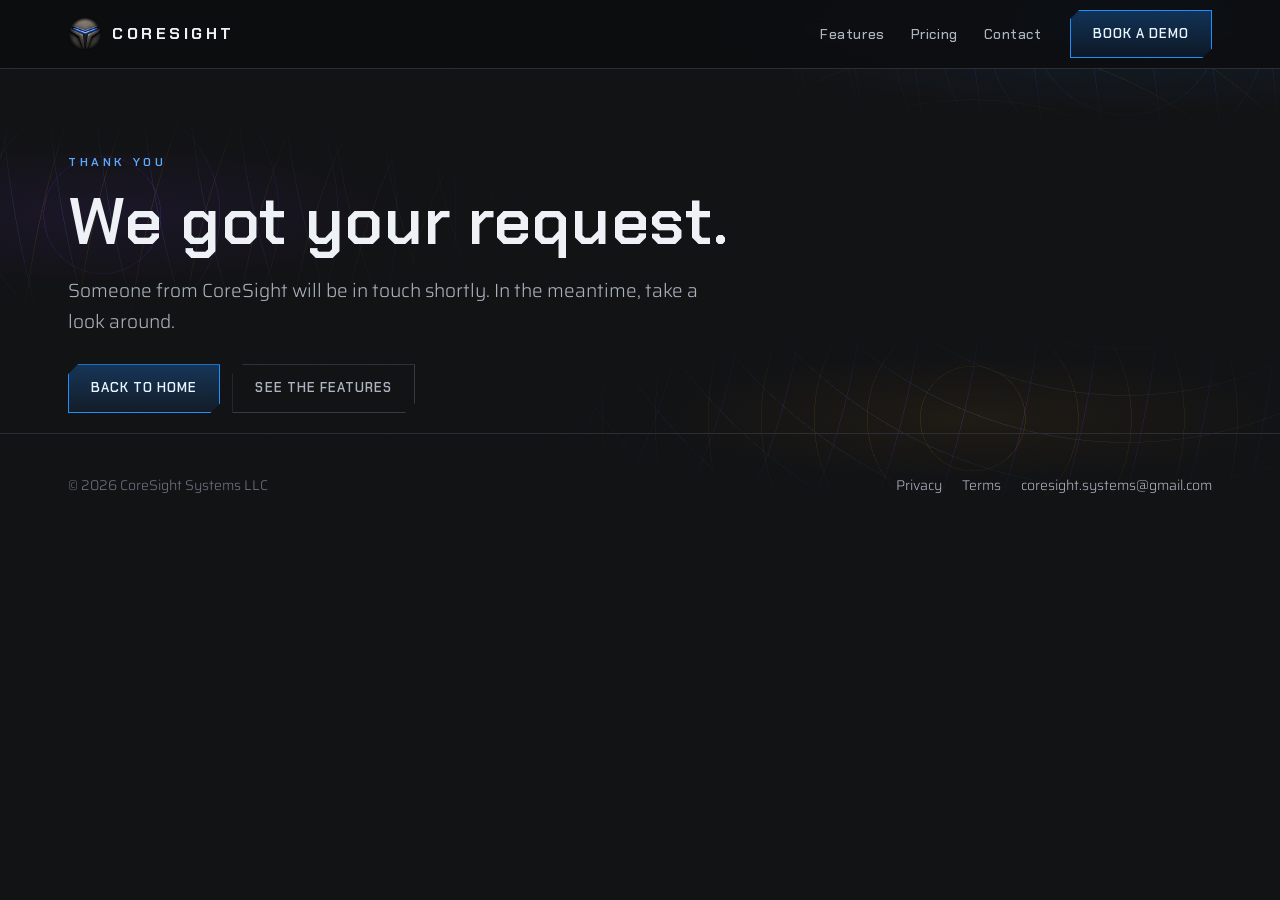
<file: thanks.html>
<!DOCTYPE html>
<html lang="en">
<head>
<meta charset="utf-8" />
<meta name="viewport" content="width=device-width, initial-scale=1" />
<title>CoreSight — Thank you</title>
<meta name="robots" content="noindex" />
<link rel="icon" type="image/png" href="assets/coresight_emblem.png" />
<link rel="preload" as="style" href="https://fonts.googleapis.com/css2?family=Chakra+Petch:wght@500;600;700&family=Saira:wght@300;400;500;600&display=swap" onload="this.onload=null;this.rel='stylesheet'" /><noscript><link href="https://fonts.googleapis.com/css2?family=Chakra+Petch:wght@500;600;700&family=Saira:wght@300;400;500;600&display=swap" rel="stylesheet" /></noscript>
<link rel="stylesheet" href="site.css?v=7" />
<link rel="stylesheet" href="bg-e.css?v=5" />
</head>
<body>
<div class="contours" aria-hidden="true"><i class="g1"></i><i class="g2"></i><i class="g3"></i><i class="r1"></i><i class="r2"></i><i class="r3"></i></div>
<header><div class="wrap nav">
<a class="brand" href="/"><img src="assets/coresight_emblem.png" alt="" />CORESIGHT</a>
<nav><a href="/features.html">Features</a><a href="/#pricing">Pricing</a><a href="/#demo">Contact</a><a class="btn" href="/#demo">Book a demo</a></nav>
<a class="btn" href="/#demo">Book a demo</a>
<button class="menu-btn" type="button" aria-label="Menu" aria-expanded="false"><span></span></button>
</div></header>
<main>
<section class="page-hero"><div class="wrap">
<div class="eyebrow">Thank you</div>
<h1>We got your request.</h1>
<p>Someone from CoreSight will be in touch shortly. In the meantime, take a look around.</p>
<div style="display:flex;gap:12px;flex-wrap:wrap;margin-top:28px"><a class="btn" href="/">Back to home</a><a class="btn ghost" href="/features.html">See the features</a></div>
</div></section>
</main>
<footer><div class="wrap"><span>© 2026 CoreSight Systems LLC</span><nav><a href="privacy.html">Privacy</a><a href="terms.html">Terms</a><a href="mailto:coresight.systems@gmail.com">coresight.systems@gmail.com</a></nav></div></footer>
<script>(function(){var hd=document.querySelector('header'),b=hd&&hd.querySelector('.menu-btn');if(!b)return;b.addEventListener('click',function(){var o=hd.classList.toggle('open');b.setAttribute('aria-expanded',o)});hd.querySelectorAll('.nav nav a').forEach(function(a){a.addEventListener('click',function(){hd.classList.remove('open');b.setAttribute('aria-expanded','false')})})})();</script>
</body>
</html>
</file>
<file: site.css>
:root{--green:#2fbf71;--green-soft:#7fe0aa;--green-dim:#1d6e44;--brass:#c9a24c;--brass-soft:#e6c77e;--brass-dim:#6e5622;--ink-on-brass:#1a1408;--bg:#0a0b0e;--bg2:#0e1014;--panel:#13151b;--panel2:#181b22;--line:#2a3039;--line2:#363d48;--s1:#eef2f7;--s2:#aab2bd;--s3:#6b7380;--blue:#1f8bff;--blue-soft:#5aa9ff;--blue-dim:#0f4f96;--ink-on-blue:#eaf4ff;--tex:url('assets/coresight_forged_tile.png');--cut:polygon(14px 0,100% 0,100% calc(100% - 14px),calc(100% - 14px) 100%,0 100%,0 14px)}
*{box-sizing:border-box;margin:0;padding:0}
html{scroll-behavior:smooth}
body{background:var(--bg);color:var(--s2);font-family:"Saira",system-ui,sans-serif;font-weight:300;line-height:1.6;-webkit-font-smoothing:antialiased;overflow-x:clip}
a{color:var(--blue-soft);text-decoration:none}a:hover{color:var(--s1)}
.wrap{max-width:1200px;margin:0 auto;padding:0 28px}
h1,h2,h3{font-family:"Chakra Petch",sans-serif;color:var(--s1);font-weight:600;letter-spacing:.01em;line-height:1.08;text-wrap:balance}
.eyebrow{font-family:"Chakra Petch";font-weight:600;font-size:12px;letter-spacing:.3em;text-transform:uppercase;color:var(--blue-soft)}
.btn{font-family:"Chakra Petch";font-weight:600;letter-spacing:.08em;font-size:13px;text-transform:uppercase;display:inline-flex;align-items:center;gap:10px;padding:13px 22px;border:1px solid var(--blue);color:var(--ink-on-blue);background:linear-gradient(180deg,rgba(31,139,255,.28),rgba(31,139,255,.08));clip-path:polygon(10px 0,100% 0,100% calc(100% - 10px),calc(100% - 10px) 100%,0 100%,0 10px);transition:background .2s}
.btn:hover{color:var(--ink-on-blue);background:linear-gradient(180deg,rgba(31,139,255,.42),rgba(31,139,255,.14))}
.btn.ghost{border-color:var(--line2);color:var(--s2);background:transparent}.btn.ghost:hover{color:var(--s1);border-color:var(--s3)}
header{position:sticky;top:0;z-index:50;background:rgba(10,11,14,.82);backdrop-filter:blur(12px);border-bottom:1px solid var(--line)}
.nav{display:flex;align-items:center;gap:28px;height:68px}
.brand{display:flex;align-items:center;gap:10px;font-family:"Chakra Petch";font-weight:700;letter-spacing:.22em;font-size:16px;color:var(--s1)}
.brand img{width:34px;height:34px}
.nav nav{display:flex;gap:26px;margin-left:auto}
.nav nav a{font-family:"Chakra Petch";font-weight:500;font-size:14px;letter-spacing:.04em;color:var(--s2)}.nav nav a:hover,.nav nav a.on{color:var(--s1)}
.hero{position:relative;padding:84px 0 40px;text-align:center;overflow:hidden}
.hero::before{content:"";position:absolute;left:50%;top:-260px;width:900px;height:620px;transform:translateX(-50%);background:radial-gradient(closest-side,rgba(31,139,255,.22),transparent);pointer-events:none}
.hero h1{font-size:clamp(40px,6.4vw,76px);max-width:15ch;margin:18px auto 0}
.hero .lede{max-width:640px;margin:22px auto 0;font-size:clamp(17px,2vw,20px)}
.hero .cta{display:flex;gap:12px;justify-content:center;flex-wrap:wrap;margin-top:32px}
.facts{display:flex;gap:10px;justify-content:center;flex-wrap:wrap;margin-top:26px}
.facts span{font-family:"Chakra Petch";font-size:12px;letter-spacing:.1em;text-transform:uppercase;color:var(--s2);border:1px solid var(--line2);padding:7px 14px;clip-path:polygon(7px 0,100% 0,100% calc(100% - 7px),calc(100% - 7px) 100%,0 100%,0 7px)}
.facts b{color:var(--blue-soft);font-weight:600}
.screen{position:relative;margin:56px auto 0;max-width:1120px;aspect-ratio:16/9;border:1px solid var(--line2);background:var(--panel);clip-path:polygon(22px 0,100% 0,100% calc(100% - 22px),calc(100% - 22px) 100%,0 100%,0 22px);box-shadow:0 60px 120px -60px rgba(31,139,255,.45)}
.screen iframe{position:absolute;inset:0;width:100%;height:100%;border:0;display:block}
.vslot{cursor:pointer;background-image:var(--tex),radial-gradient(60% 60% at 50% 50%,rgba(31,139,255,.12),transparent);background-size:150px,auto;background-blend-mode:overlay,normal;background-color:var(--panel)}.vslot video{position:absolute;inset:0;width:100%;height:100%;object-fit:cover;display:block;z-index:1}
.vposter{position:absolute;inset:0;z-index:2;pointer-events:none;display:flex;flex-direction:column;align-items:center;justify-content:center;gap:14px}
.vplay{width:64px;height:64px;border:1px solid var(--blue);background:rgba(31,139,255,.16);clip-path:polygon(12px 0,100% 0,100% calc(100% - 12px),calc(100% - 12px) 100%,0 100%,0 12px);position:relative}
.vplay::after{content:"";position:absolute;left:26px;top:20px;border-left:16px solid var(--s1);border-top:12px solid transparent;border-bottom:12px solid transparent}
.vlabel{text-shadow:0 1px 8px rgba(0,0,0,.7);font-family:"Chakra Petch";font-size:12px;letter-spacing:.22em;text-transform:uppercase;color:var(--s3)}
.vslot.live .vposter{display:none}
.stack{border-top:1px solid var(--line);border-bottom:1px solid var(--line);background:var(--bg2);background-image:var(--tex);background-size:150px;background-blend-mode:overlay;margin-top:80px}
.stack .wrap{display:grid;grid-template-columns:minmax(0,1fr) minmax(0,1.2fr);gap:48px;align-items:center;padding-top:64px;padding-bottom:64px}
.stack h2{font-size:clamp(28px,3.6vw,42px)}
.stack p{font-size:18px}
.chips{display:flex;flex-wrap:wrap;gap:8px;margin-top:20px}
.chips span{font-family:"Chakra Petch";font-size:13px;letter-spacing:.06em;color:var(--s3);border:1px solid var(--line);padding:6px 12px;text-decoration:line-through;text-decoration-color:rgba(31,139,255,.7)}
.feat{padding:100px 0 0}
.feat .head{max-width:760px}
.feat .head h2{font-size:clamp(30px,4vw,48px);margin-top:12px}
.row{display:grid;grid-template-columns:minmax(0,4fr) minmax(0,8fr);gap:56px;align-items:center;min-height:calc(100vh - 68px);padding:64px 0;border-bottom:1px solid var(--line)}
.row:nth-child(even){grid-template-columns:minmax(0,8fr) minmax(0,4fr)}
.row:nth-child(even) .copy{order:2}
.row .num{font-family:"Chakra Petch";font-size:13px;letter-spacing:.2em;color:var(--blue-soft);text-transform:uppercase}
.row h3{font-size:clamp(26px,3vw,36px);margin:10px 0 14px}
.row p{font-size:17px}.row p+p{margin-top:12px}
.ptag{display:inline-flex;align-items:center;gap:7px;margin-top:20px;font-family:"Chakra Petch";font-size:11.5px;letter-spacing:.16em;text-transform:uppercase;padding:5px 10px;border:1px solid var(--line2);color:var(--s2)}
.ptag::before{content:"";width:7px;height:7px;border-radius:50%;background:var(--s3)}
.ptag.ops{border-color:var(--blue-dim);color:var(--blue-soft)}.ptag.ops::before{background:var(--blue)}
.row ul{list-style:none;margin-top:18px;display:grid;gap:8px}
.row li{display:flex;gap:10px;font-size:15.5px;color:var(--s2)}
.row li::before{content:"";width:8px;height:8px;margin-top:9px;flex:none;background:var(--blue);transform:rotate(45deg)}
.row .screen{margin:0;max-width:none;box-shadow:0 40px 90px -50px rgba(31,139,255,.4)}
.switch{padding:100px 0}
.switch .grid{display:grid;grid-template-columns:repeat(3,minmax(0,1fr));gap:18px;margin-top:36px}
.card{padding:28px 24px;border:1px solid var(--line2);background-image:var(--tex),linear-gradient(180deg,var(--panel),var(--panel2));background-size:128px,auto;background-blend-mode:overlay,normal;clip-path:var(--cut)}
.card .big{font-family:"Chakra Petch";font-weight:700;font-size:44px;color:var(--s1);line-height:1}
.card h3{font-size:18px;margin:14px 0 8px}
.card p{font-size:15px;color:var(--s3)}
.plan{display:flex;align-items:center;gap:28px;flex-wrap:wrap;margin-top:18px;padding:26px 30px;border:1px solid var(--blue-dim);background:linear-gradient(90deg,rgba(31,139,255,.16),rgba(31,139,255,.03));clip-path:var(--cut)}
.plan .tier{font-family:"Chakra Petch";font-size:12px;letter-spacing:.3em;text-transform:uppercase;color:var(--blue-soft)}
.plan .amt{font-family:"Chakra Petch";font-weight:700;color:var(--s1);font-size:clamp(34px,4.4vw,52px);line-height:1;margin-top:6px}
.plan .amt small{font-size:18px;font-weight:500;color:var(--s2);letter-spacing:.02em}
.plan .who{font-size:18px;color:var(--s2)}.plan .who b{color:var(--s1);font-weight:500}
.plan .btn{margin-left:auto}
.page-hero{padding:84px 0 20px}
.page-hero h1{font-size:clamp(38px,5.6vw,66px);max-width:18ch;margin-top:14px}
.page-hero p{font-size:19px;max-width:660px;margin-top:18px}
.toc{display:flex;flex-wrap:wrap;gap:8px;margin-top:28px}
.toc a{font-family:"Chakra Petch";font-size:13px;letter-spacing:.08em;text-transform:uppercase;color:var(--s2);border:1px solid var(--line2);padding:8px 14px;clip-path:polygon(7px 0,100% 0,100% calc(100% - 7px),calc(100% - 7px) 100%,0 100%,0 7px)}.toc a:hover{color:var(--s1);border-color:var(--blue-dim)}
.pipe{display:grid;grid-template-columns:repeat(4,minmax(0,1fr));gap:12px;padding:0 0 72px;border-bottom:1px solid var(--line)}
.node{padding:18px 16px;border:1px solid var(--line2);background:var(--panel2);clip-path:polygon(10px 0,100% 0,100% calc(100% - 10px),calc(100% - 10px) 100%,0 100%,0 10px)}
.node .nt{font-family:"Chakra Petch";font-size:12px;letter-spacing:.14em;text-transform:uppercase;color:var(--blue-soft);margin-bottom:6px}
.node p{font-size:14.5px;color:var(--s2)}
.node.glow{border-color:var(--blue)}
.sec{padding:100px 0}
.sec h2{font-size:clamp(28px,3.6vw,42px);margin-top:12px;max-width:20ch}
.sec .intro{font-size:17px;margin-top:14px;max-width:640px}
.grid4{display:grid;grid-template-columns:repeat(2,minmax(0,1fr));gap:18px;margin-top:36px}
.final{padding:96px 0;text-align:center;border-top:1px solid var(--line);background:radial-gradient(600px 300px at 50% 100%,rgba(31,139,255,.14),transparent)}
.final h2{font-size:clamp(30px,4.4vw,52px)}
.final p{font-size:18px;margin:16px auto 30px;max-width:560px}
footer{border-top:1px solid var(--line);padding:40px 0;font-size:14px;color:var(--s3)}
footer .wrap{display:flex;gap:24px;flex-wrap:wrap;align-items:center}
footer nav{display:flex;gap:20px;margin-left:auto}footer nav a{color:var(--s2)}
@media(max-width:900px){.nav nav{display:none}.stack .wrap,.row,.row:nth-child(even){grid-template-columns:minmax(0,1fr)}.row:nth-child(even) .copy{order:0}.switch .grid,.pipe,.grid4{grid-template-columns:minmax(0,1fr)}.plan .btn{margin-left:0}}

.plans{display:grid;grid-template-columns:repeat(3,minmax(0,1fr));gap:18px;margin-top:36px;align-items:stretch}
.pl{position:relative;display:flex;flex-direction:column;padding:30px 26px;border:1px solid var(--line2);background:linear-gradient(180deg,var(--panel),var(--panel2));clip-path:var(--cut)}
.pl .tier{font-family:"Chakra Petch";font-size:12px;letter-spacing:.3em;text-transform:uppercase;color:var(--s2)}
.pl .amt{font-family:"Chakra Petch";font-weight:700;color:var(--s1);font-size:44px;line-height:1;margin-top:14px}
.pl .amt small{font-size:16px;font-weight:500;color:var(--s2)}
.pl .sub{font-size:15px;color:var(--s2);margin-top:10px;min-height:48px}
.pl ul{list-style:none;display:grid;gap:9px;margin:20px 0 26px;padding-top:20px;border-top:1px solid var(--line)}
.pl li{display:flex;gap:10px;font-size:15px;color:var(--s2)}.pl li::before{content:"✓";color:var(--s3);font-weight:600}
.pl li.plus{color:var(--s1)}
.pl .btn{margin-top:auto;justify-content:center}
.pl.ops{border-color:var(--blue);background:linear-gradient(180deg,rgba(31,139,255,.14),rgba(31,139,255,.02)),linear-gradient(180deg,var(--panel),var(--panel2))}
.pl.ops .tier{color:var(--blue-soft)}.pl.ops li::before{color:var(--blue)}
.pl .flag{position:absolute;top:0;right:26px;font-family:"Chakra Petch";font-size:11px;letter-spacing:.16em;text-transform:uppercase;padding:5px 10px;background:var(--blue);color:var(--ink-on-blue)}
.pl.custom{border-color:var(--brass-dim);background:linear-gradient(180deg,rgba(201,162,76,.12),rgba(201,162,76,.02)),linear-gradient(180deg,var(--panel),var(--panel2))}
.pl.custom .tier{color:var(--brass-soft)}.pl.custom li::before{color:var(--brass)}
.btn.brass{border-color:var(--brass);color:var(--brass-soft);background:linear-gradient(180deg,rgba(201,162,76,.2),rgba(201,162,76,.05))}.btn.brass:hover{color:var(--brass-soft);background:linear-gradient(180deg,rgba(201,162,76,.32),rgba(201,162,76,.1))}
.pnote{margin-top:20px;font-size:21px;color:var(--s1)}
.demo{display:grid;grid-template-columns:minmax(0,1fr) minmax(0,1.2fr);gap:56px;align-items:start;text-align:left}
.demo h2{font-size:clamp(30px,4vw,48px)}.demo .intro{font-size:18px;margin-top:16px}
.demo ul{list-style:none;display:grid;gap:10px;margin-top:24px}.demo li{display:flex;gap:10px}.demo li::before{content:"";width:8px;height:8px;margin-top:9px;flex:none;background:var(--blue);transform:rotate(45deg)}
form.req{display:grid;grid-template-columns:minmax(0,1fr) minmax(0,1fr);gap:14px;padding:30px;border:1px solid var(--line2);background:linear-gradient(180deg,var(--panel),var(--panel2));clip-path:var(--cut)}
form.req label{display:flex;flex-direction:column;gap:6px;font-family:"Chakra Petch";font-size:11.5px;letter-spacing:.16em;text-transform:uppercase;color:var(--s2)}
form.req .full{grid-column:1/-1}
form.req input,form.req select,form.req textarea{font:inherit;font-family:"Saira";font-size:15px;letter-spacing:0;text-transform:none;color:var(--s1);background:var(--bg);border:1px solid var(--line2);padding:11px 12px;outline:none}
form.req input:focus,form.req select:focus,form.req textarea:focus{border-color:var(--blue)}
form.req fieldset{border:0;display:flex;flex-wrap:wrap;gap:8px 18px}
form.req legend{font-family:"Chakra Petch";font-size:11.5px;letter-spacing:.16em;text-transform:uppercase;color:var(--s2);margin-bottom:8px}
form.req fieldset label{flex-direction:row;align-items:center;gap:8px;font-family:"Saira";font-size:15px;letter-spacing:0;text-transform:none;color:var(--s1)}
form.req fieldset input{accent-color:var(--blue);width:16px;height:16px}
form.req .btn{justify-self:start}
@media(max-width:900px){.plans,.demo,form.req{grid-template-columns:minmax(0,1fr)}.row{min-height:0}}

.pl.lite{border-color:var(--green-dim);background:linear-gradient(180deg,rgba(47,191,113,.13),rgba(47,191,113,.02)),linear-gradient(180deg,var(--panel),var(--panel2))}
.pl.lite .tier{color:var(--green-soft)}.pl.lite li::before{color:var(--green)}
.btn.green{border-color:var(--green);color:var(--green-soft);background:linear-gradient(180deg,rgba(47,191,113,.2),rgba(47,191,113,.05))}.btn.green:hover{color:var(--green-soft);background:linear-gradient(180deg,rgba(47,191,113,.32),rgba(47,191,113,.1))}
dialog.cs-dlg{margin:auto;max-width:760px;width:calc(100% - 32px);max-height:calc(100vh - 40px);padding:0;border:0;background:transparent;color:var(--s2)}
dialog.cs-dlg::backdrop{background:rgba(5,6,8,.78);backdrop-filter:blur(4px)}
.dlg-in{position:relative;padding:34px;border:1px solid var(--line2);background:linear-gradient(180deg,var(--panel),var(--bg2));clip-path:var(--cut)}
.dlg-in h2{font-size:clamp(24px,3vw,32px)}.dlg-in .intro{font-size:16px;margin:8px 0 22px}
.dlg-x{position:absolute;top:16px;right:18px;background:none;border:0;color:var(--s2);font-size:22px;cursor:pointer;line-height:1}.dlg-x:hover{color:var(--s1)}
.dlg-in form.req{padding:0;border:0;background:none;clip-path:none}

.offer{display:grid;grid-template-columns:repeat(2,minmax(0,1fr));gap:18px;margin-top:40px}
.of{display:flex;flex-direction:column;gap:10px;padding:30px 28px;border:1px solid var(--line2);background-image:var(--tex),linear-gradient(180deg,var(--panel),var(--panel2));background-size:128px,auto;background-blend-mode:overlay,normal;clip-path:var(--cut);color:var(--s2)}
.of h3{font-size:22px}.of p{font-size:16px}
.of.main{grid-column:1/-1;border-color:var(--blue);background-image:var(--tex),linear-gradient(135deg,rgba(31,139,255,.16),transparent 60%),linear-gradient(180deg,var(--panel),var(--panel2));background-size:128px,auto,auto}
.of.main h3{font-size:clamp(26px,3vw,34px)}.of.main:hover{color:var(--s2)}
.ofn{font-family:"Chakra Petch";font-size:12px;letter-spacing:.2em;text-transform:uppercase;color:var(--blue-soft)}
.ofp,.oflink{margin-top:auto;padding-top:8px;font-family:"Chakra Petch";font-size:12px;letter-spacing:.14em;text-transform:uppercase;color:var(--s3)}
.oflink{color:var(--blue-soft)}
.env{border-top:1px solid var(--line);border-bottom:1px solid var(--line);background:var(--bg2);background-image:var(--tex);background-size:150px;background-blend-mode:overlay}
.envgrid{display:grid;grid-template-columns:minmax(0,1fr) minmax(0,1.1fr);gap:56px;align-items:start}
.envlist{list-style:none;display:grid;gap:0;border-top:1px solid var(--line2)}
.envlist li{padding:18px 0 18px 30px;border-bottom:1px solid var(--line2);position:relative;font-size:16px}
.envlist li::before{content:"";position:absolute;left:4px;top:26px;width:9px;height:9px;background:var(--blue);transform:rotate(45deg)}
.envlist b{display:block;color:var(--s1);font-weight:500;font-size:18px;margin-bottom:4px}
.pnote2{margin-top:10px;font-size:16px;color:var(--s2)}
@media(max-width:900px){.offer,.envgrid{grid-template-columns:minmax(0,1fr)}}

.roles{display:grid;grid-template-columns:minmax(0,1.25fr) minmax(0,1fr);gap:18px;margin-top:40px;align-items:start}
.rolecard{padding:30px 28px;border:1px solid var(--blue-dim);background-image:var(--tex),linear-gradient(135deg,rgba(31,139,255,.12),transparent 60%),linear-gradient(180deg,var(--panel),var(--panel2));background-size:128px,auto,auto;background-blend-mode:overlay,normal,normal;clip-path:var(--cut)}
.rc-head h3{font-size:clamp(24px,2.6vw,30px);margin:10px 0 8px}.rc-head p{font-size:16px}
.rc-table{margin-top:22px;border-top:1px solid var(--line2)}
.rc-row{display:grid;grid-template-columns:minmax(0,1.4fr) repeat(3,minmax(0,1fr));gap:10px;padding:11px 0;border-bottom:1px solid var(--line);font-size:14.5px;align-items:center}
.rc-row.hd{font-family:"Chakra Petch";font-size:11.5px;letter-spacing:.14em;text-transform:uppercase;color:var(--s3)}
.rc-row span:first-child{color:var(--s1)}
.rc-row .y{color:var(--blue-soft)}.rc-row .p{color:var(--s2)}.rc-row .n{color:var(--s3)}
.rc-note{margin-top:14px;font-size:13.5px;color:var(--s3)}
.tunes{display:grid;gap:12px}
.tune{padding:20px 22px;border:1px solid var(--line2);background:var(--panel2);clip-path:polygon(10px 0,100% 0,100% calc(100% - 10px),calc(100% - 10px) 100%,0 100%,0 10px)}
.tune h3{font-size:17px;margin-bottom:6px}.tune p{font-size:15px;color:var(--s2)}
.nofix{display:flex;align-items:center;gap:26px;margin-top:22px;padding:24px 28px;border:1px solid var(--line2);background:var(--bg2);clip-path:var(--cut)}
.nf-big{font-family:"Chakra Petch";font-weight:700;font-size:64px;line-height:1;color:var(--blue-soft)}
.nofix p{font-size:16px}.nofix b{display:block;color:var(--s1);font-weight:500;font-size:19px;margin-bottom:2px}
@media(max-width:900px){.roles{grid-template-columns:minmax(0,1fr)}.rc-row{font-size:13px}}

/* mobile menu (≤900px) */
.nav nav .btn{display:none}
.menu-btn{display:none;width:42px;height:42px;align-items:center;justify-content:center;margin-left:auto;border:1px solid var(--line2);background:transparent;color:var(--s1);cursor:pointer;clip-path:polygon(8px 0,100% 0,100% calc(100% - 8px),calc(100% - 8px) 100%,0 100%,0 8px)}
.menu-btn span,.menu-btn span::before,.menu-btn span::after{display:block;width:18px;height:1.5px;background:currentColor;position:relative;transition:transform .2s,background .2s}
.menu-btn span::before,.menu-btn span::after{content:"";position:absolute;left:0}
.menu-btn span::before{top:-6px}.menu-btn span::after{top:6px}
header.open .menu-btn span{background:transparent}
header.open .menu-btn span::before{transform:translateY(6px) rotate(45deg)}
header.open .menu-btn span::after{transform:translateY(-6px) rotate(-45deg)}
@media(max-width:900px){
.menu-btn{display:inline-flex}
.nav>.btn{display:none}
header.open .nav nav{display:flex;position:absolute;left:0;right:0;top:68px;flex-direction:column;gap:0;margin:0;padding:8px 28px 20px;background:rgba(10,11,14,.97);border-bottom:1px solid var(--line)}
header.open .nav nav a{padding:14px 0;font-size:16px;border-bottom:1px solid var(--line)}
header.open .nav nav .btn{display:inline-flex;margin-top:16px;justify-content:center;border-bottom:1px solid var(--blue)}
.wrap{padding:0 20px}
.hero{padding-top:56px}
form.req{padding:20px}
.plan,.pl{padding:22px 20px}
}
</file>
<file: bg-e.css>
:root{--bg:#111214;--bg2:#15161a;--panel:#18191d;--panel2:#1c1d22;--line:#2a2c31;--line2:#36383f;--violet-rgb:124,58,237;--ember-rgb:245,158,11}
body{background:var(--bg);position:relative}
html::after{content:"";position:fixed;inset:0;z-index:100;pointer-events:none;background-image:url("data:image/svg+xml,%3Csvg xmlns='http://www.w3.org/2000/svg' width='220' height='220'%3E%3Cfilter id='n'%3E%3CfeTurbulence type='fractalNoise' baseFrequency='.85' numOctaves='3' stitchTiles='stitch'/%3E%3CfeColorMatrix values='0 0 0 0 1 0 0 0 0 1 0 0 0 0 1 0 0 0 .05 0'/%3E%3C/filter%3E%3Crect width='100%25' height='100%25' filter='url(%23n)'/%3E%3C/svg%3E");opacity:.9;mix-blend-mode:overlay}
.stack{background-color:rgba(21,22,26,.78);background-image:none}
.env{background:transparent}
.hero::before{background:radial-gradient(closest-side,rgba(31,139,255,.12),transparent)}
/* E · Contours — overlapping off-center ripples, like a topographic survey; two ring sets carry violet and ember.
   Each visible patch is its own element sized to its mask ellipse; every ripple set is drawn in every patch, so the overlap lines match the original single page-sized layer. */
.contours{position:absolute;inset:0;z-index:-1;pointer-events:none;overflow:hidden}
.contours i{position:absolute;display:block}
.contours .g1{left:54.4%;top:0%;width:45.6%;height:20.8%;background:radial-gradient(105.2632% 115.3846% at 73.6842% 19.2308%,rgba(31,139,255,.11),transparent 70%)}
.contours .g2{left:0%;top:26.56%;width:33.2%;height:26.88%;background:radial-gradient(108.4337% 71.4286% at 24.0964% 50%,rgba(var(--violet-rgb),.09),transparent 70%)}
.contours .g3{left:50.8%;top:66.24%;width:49.2%;height:23.52%;background:radial-gradient(73.1707% 71.4286% at 51.2195% 50%,rgba(var(--ember-rgb),.06),transparent 70%)}
.contours .r1{left:47.2%;top:0%;width:52.8%;height:25.6%;background:repeating-radial-gradient(circle at 77.2727% 15.625%,transparent 0 46px,rgba(90,169,255,.13) 46px 47px),
repeating-radial-gradient(circle at -74.2424% 156.25%,transparent 0 58px,rgba(var(--violet-rgb),.2) 58px 59px),
repeating-radial-gradient(circle at 54.5455% 304.6875%,transparent 0 52px,rgba(var(--ember-rgb),.13) 52px 53px);-webkit-mask-image:radial-gradient(77.2727% 84.375% at 77.2727% 15.625%,#000,transparent);mask-image:radial-gradient(77.2727% 84.375% at 77.2727% 15.625%,#000,transparent)}
.contours .r2{left:0%;top:20.8%;width:44%;height:38.4%;background:repeating-radial-gradient(circle at 200% -43.75%,transparent 0 46px,rgba(90,169,255,.13) 46px 47px),
repeating-radial-gradient(circle at 18.1818% 50%,transparent 0 58px,rgba(var(--violet-rgb),.2) 58px 59px),
repeating-radial-gradient(circle at 172.7273% 148.9583%,transparent 0 52px,rgba(var(--ember-rgb),.13) 52px 53px);-webkit-mask-image:radial-gradient(81.8182% 50% at 18.1818% 50%,#000,transparent);mask-image:radial-gradient(81.8182% 50% at 18.1818% 50%,#000,transparent)}
.contours .r3{left:40%;top:61.2%;width:60%;height:33.6%;background:repeating-radial-gradient(circle at 80% -170.2381%,transparent 0 46px,rgba(90,169,255,.13) 46px 47px),
repeating-radial-gradient(circle at -53.3333% -63.0952%,transparent 0 58px,rgba(var(--violet-rgb),.2) 58px 59px),
repeating-radial-gradient(circle at 60% 50%,transparent 0 52px,rgba(var(--ember-rgb),.13) 52px 53px);-webkit-mask-image:radial-gradient(60% 50% at 60% 50%,#000,transparent);mask-image:radial-gradient(60% 50% at 60% 50%,#000,transparent)}
</file>
